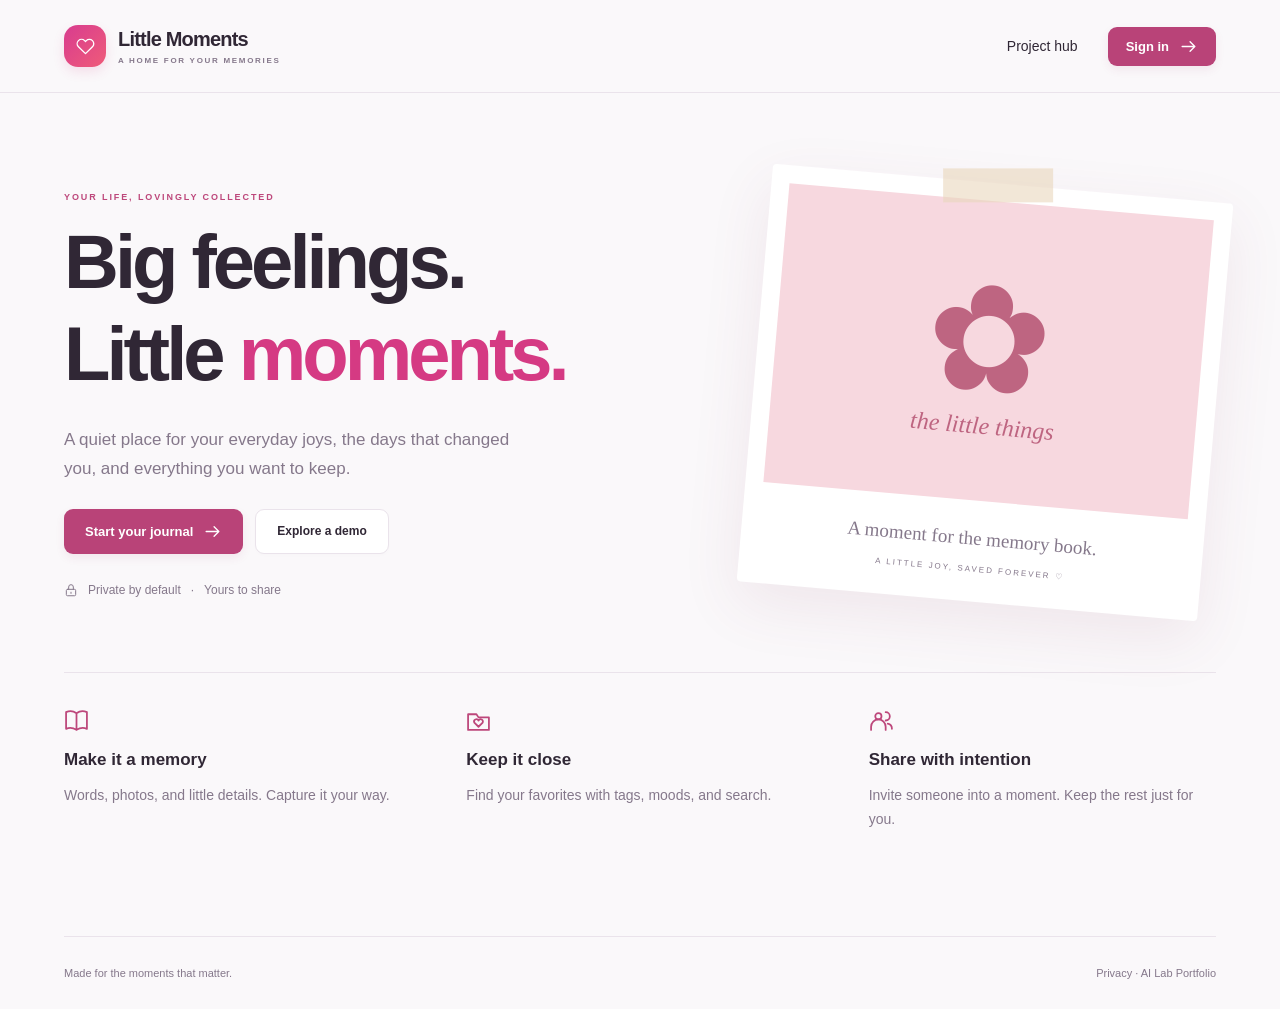
<file: index.html>
<!doctype html>
<html lang="en">
<head>
  <meta charset="utf-8">
  <meta name="viewport" content="width=device-width, initial-scale=1">
  <meta name="theme-color" content="#ce377e">
  <meta http-equiv="refresh" content="0; url=./littlemoments/">
  <title>Little Moments</title>
  <style>
    body { margin: 0; min-height: 100vh; display: grid; place-items: center; background: #fff5f8; color: #432534; font-family: system-ui, sans-serif; text-align: center; }
    main { padding: 24px; }
    a { color: #ad2866; }
  </style>
</head>
<body>
  <main>
    <h1>Little Moments ♡</h1>
    <p>Opening your memory journal…</p>
    <p><a href="./littlemoments/">Open Little Moments</a></p>
  </main>
  <script>
    const destination = new URL('./littlemoments/', location.href);
    destination.search = location.search;
    destination.hash = location.hash;
    location.replace(destination.href);
  </script>
</body>
</html>
</file>
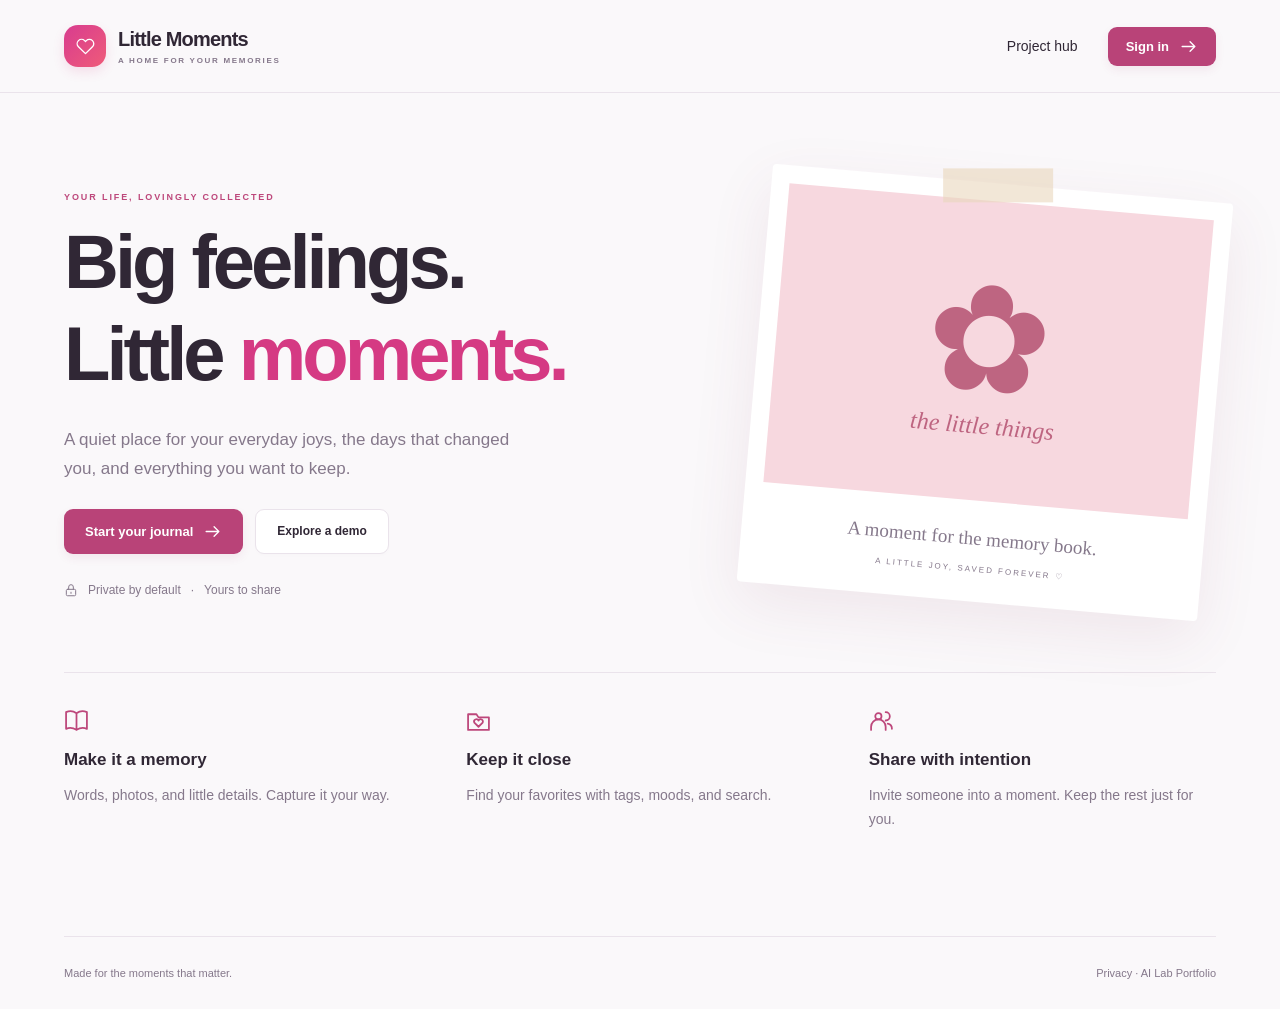
<file: littlemoments/index.html>
<!doctype html>
<html lang="en"><head><meta charset="utf-8"><meta name="viewport" content="width=device-width,initial-scale=1"><meta name="theme-color" content="#ce377e"><meta name="referrer" content="strict-origin-when-cross-origin"><title>Little Moments · Your memory journal</title><link rel="icon" href="icon.svg" type="image/svg+xml"><link rel="stylesheet" href="style.css?v=workspace2"><script src="config.js" defer></script><script src="vendor/supabase.js" defer></script><script src="app.js?v=workspace2" defer></script></head><body><div id="app"><main class="loading">Opening Little Moments…</main></div><noscript>Please enable JavaScript to use Little Moments.</noscript></body></html>
</file>
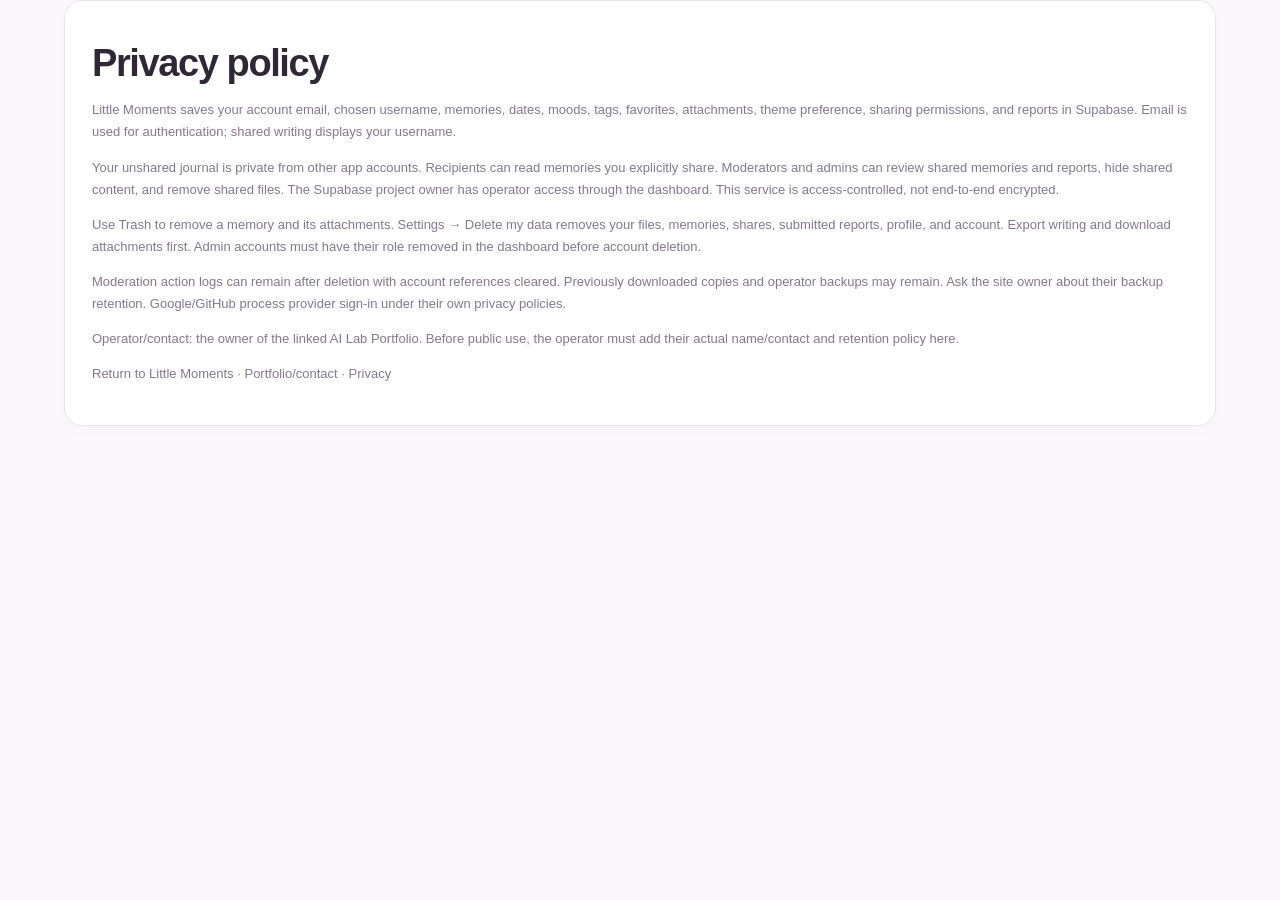
<file: littlemoments/privacy.html>
<!doctype html><html lang="en"><head><meta charset="utf-8"><meta name="viewport" content="width=device-width,initial-scale=1"><title>Privacy · Little Moments</title><link rel="icon" href="icon.svg"><link rel="stylesheet" href="style.css"></head><body><main class="public"><section class="panel"><h1>Privacy policy</h1><p>Little Moments saves your account email, chosen username, memories, dates, moods, tags, favorites, attachments, theme preference, sharing permissions, and reports in Supabase. Email is used for authentication; shared writing displays your username.</p><p>Your unshared journal is private from other app accounts. Recipients can read memories you explicitly share. Moderators and admins can review shared memories and reports, hide shared content, and remove shared files. The Supabase project owner has operator access through the dashboard. This service is access-controlled, not end-to-end encrypted.</p><p>Use Trash to remove a memory and its attachments. Settings → Delete my data removes your files, memories, shares, submitted reports, profile, and account. Export writing and download attachments first. Admin accounts must have their role removed in the dashboard before account deletion.</p><p>Moderation action logs can remain after deletion with account references cleared. Previously downloaded copies and operator backups may remain. Ask the site owner about their backup retention. Google/GitHub process provider sign-in under their own privacy policies.</p><p>Operator/contact: the owner of the linked AI Lab Portfolio. Before public use, the operator must add their actual name/contact and retention policy here.</p><p><a href="index.html">Return to Little Moments</a> · <a href="index.html#portfolio">Portfolio/contact</a> · <a href="privacy.html">Privacy</a></p></section></main></body></html>
</file>
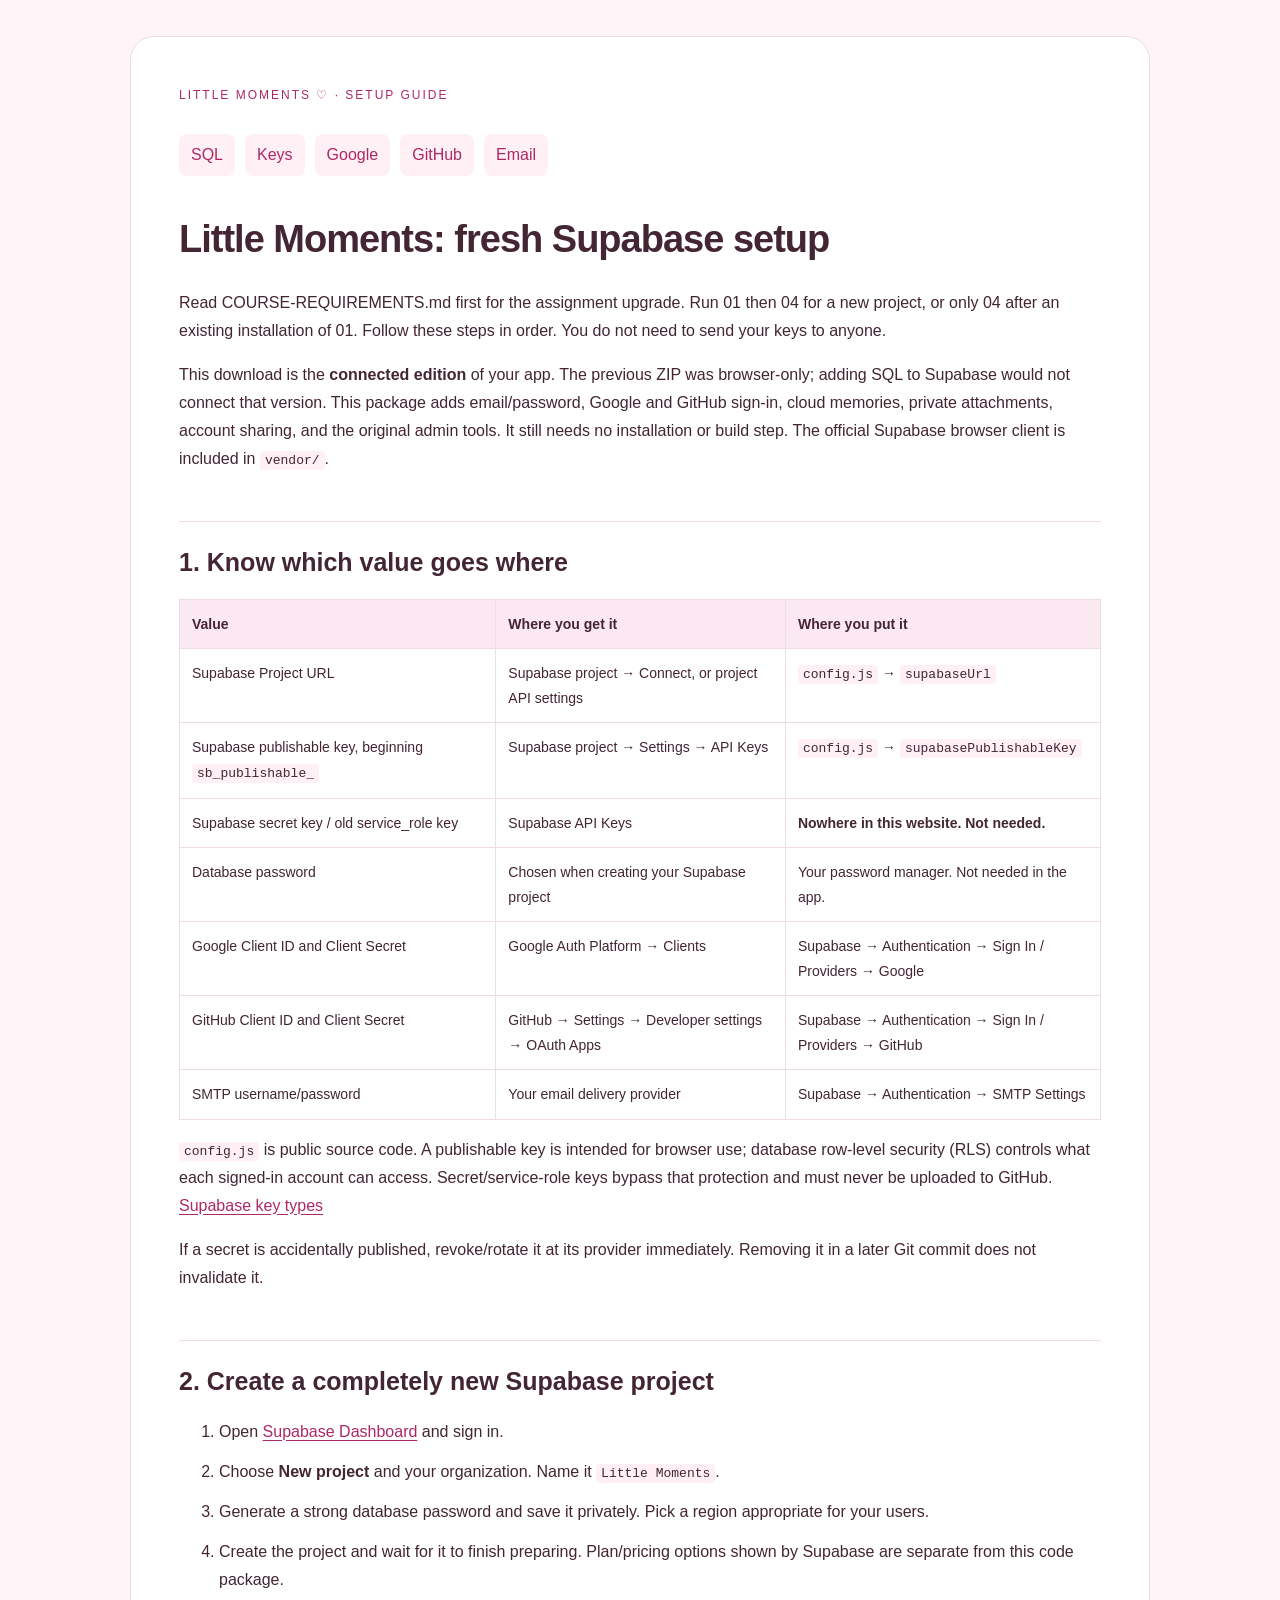
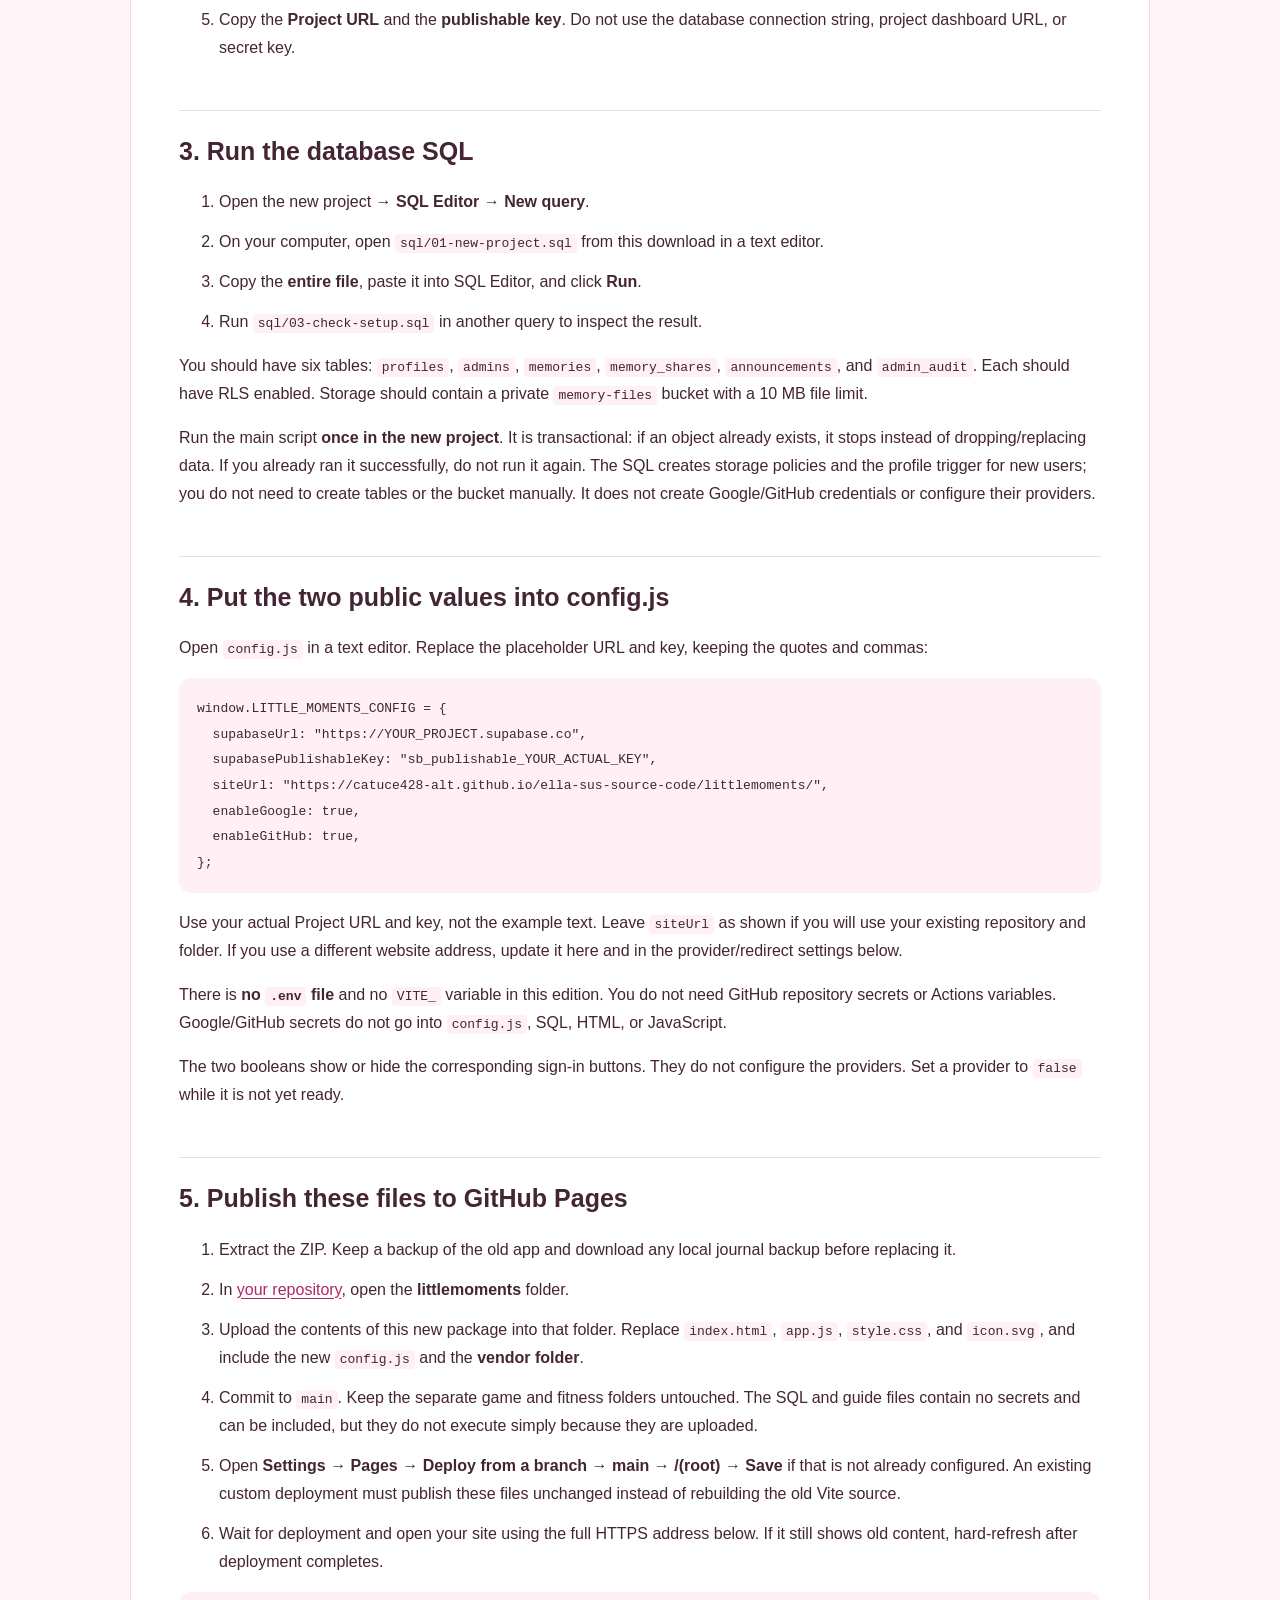
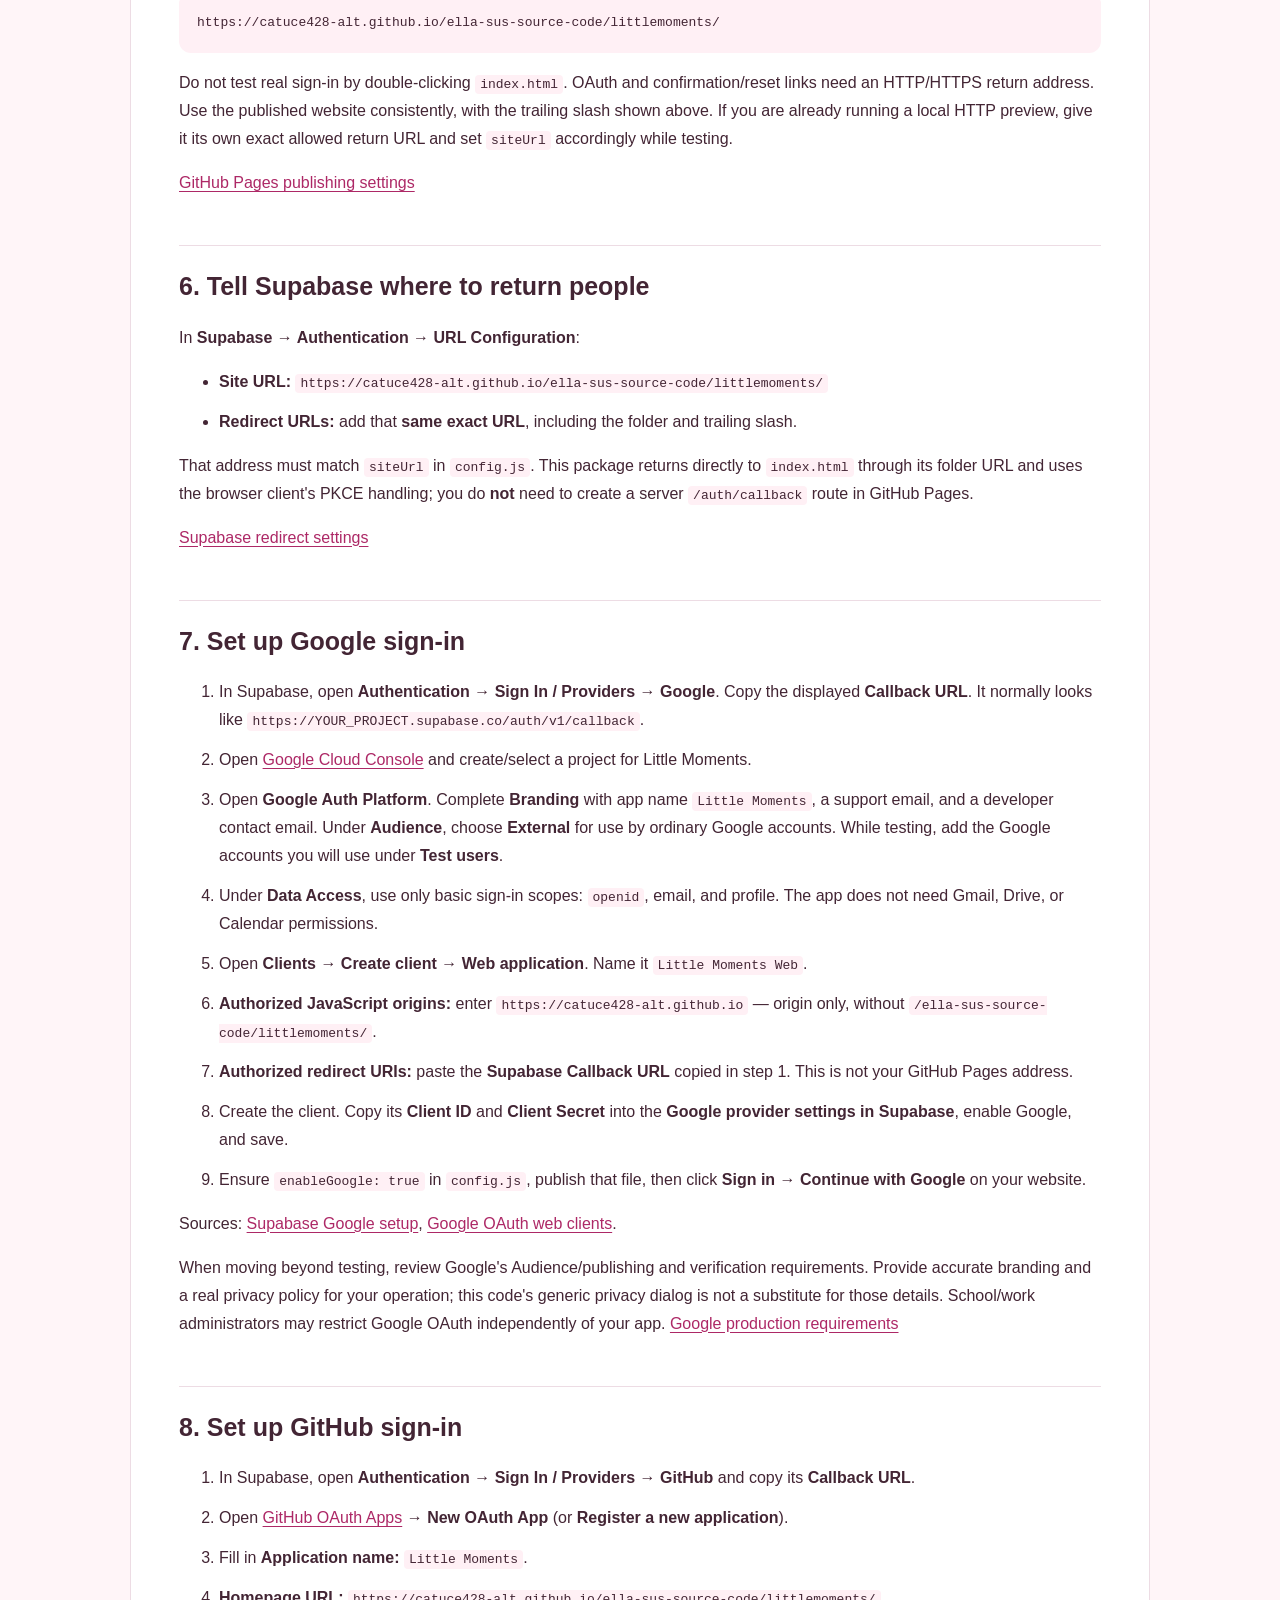
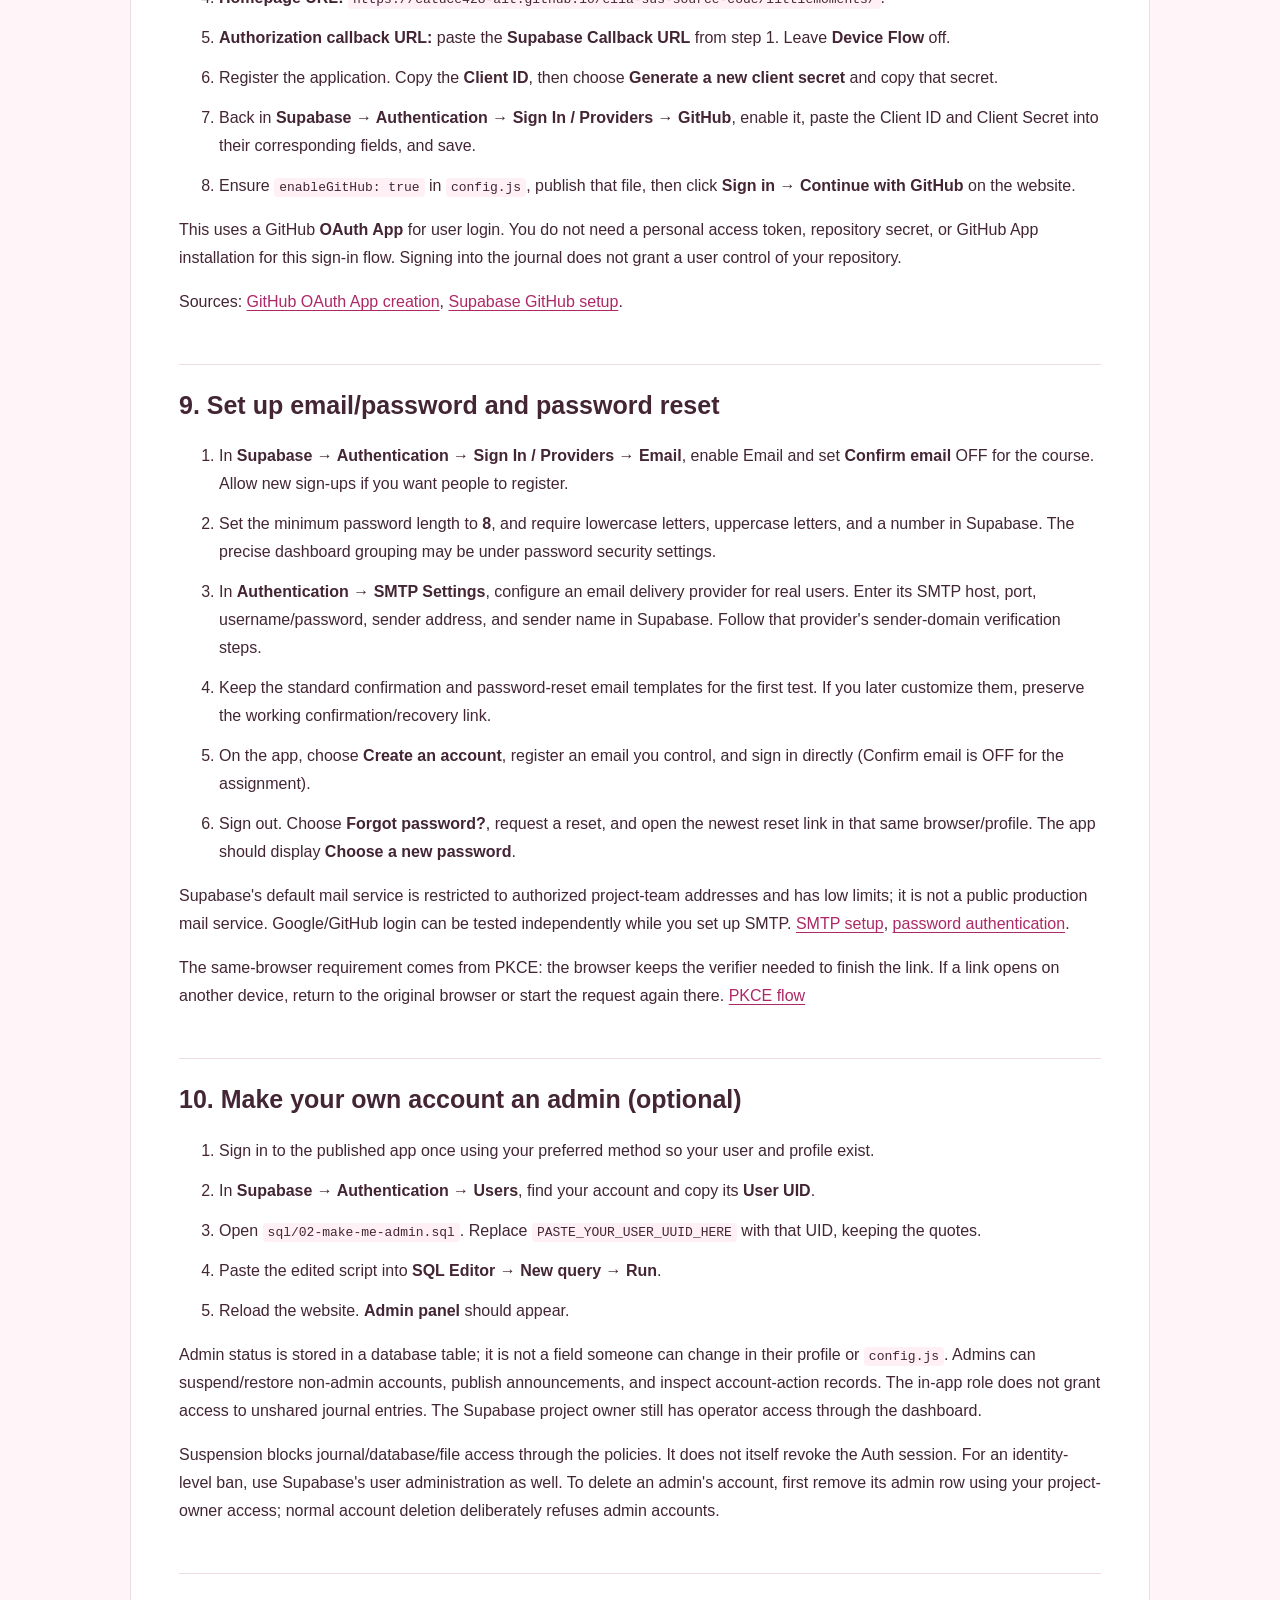
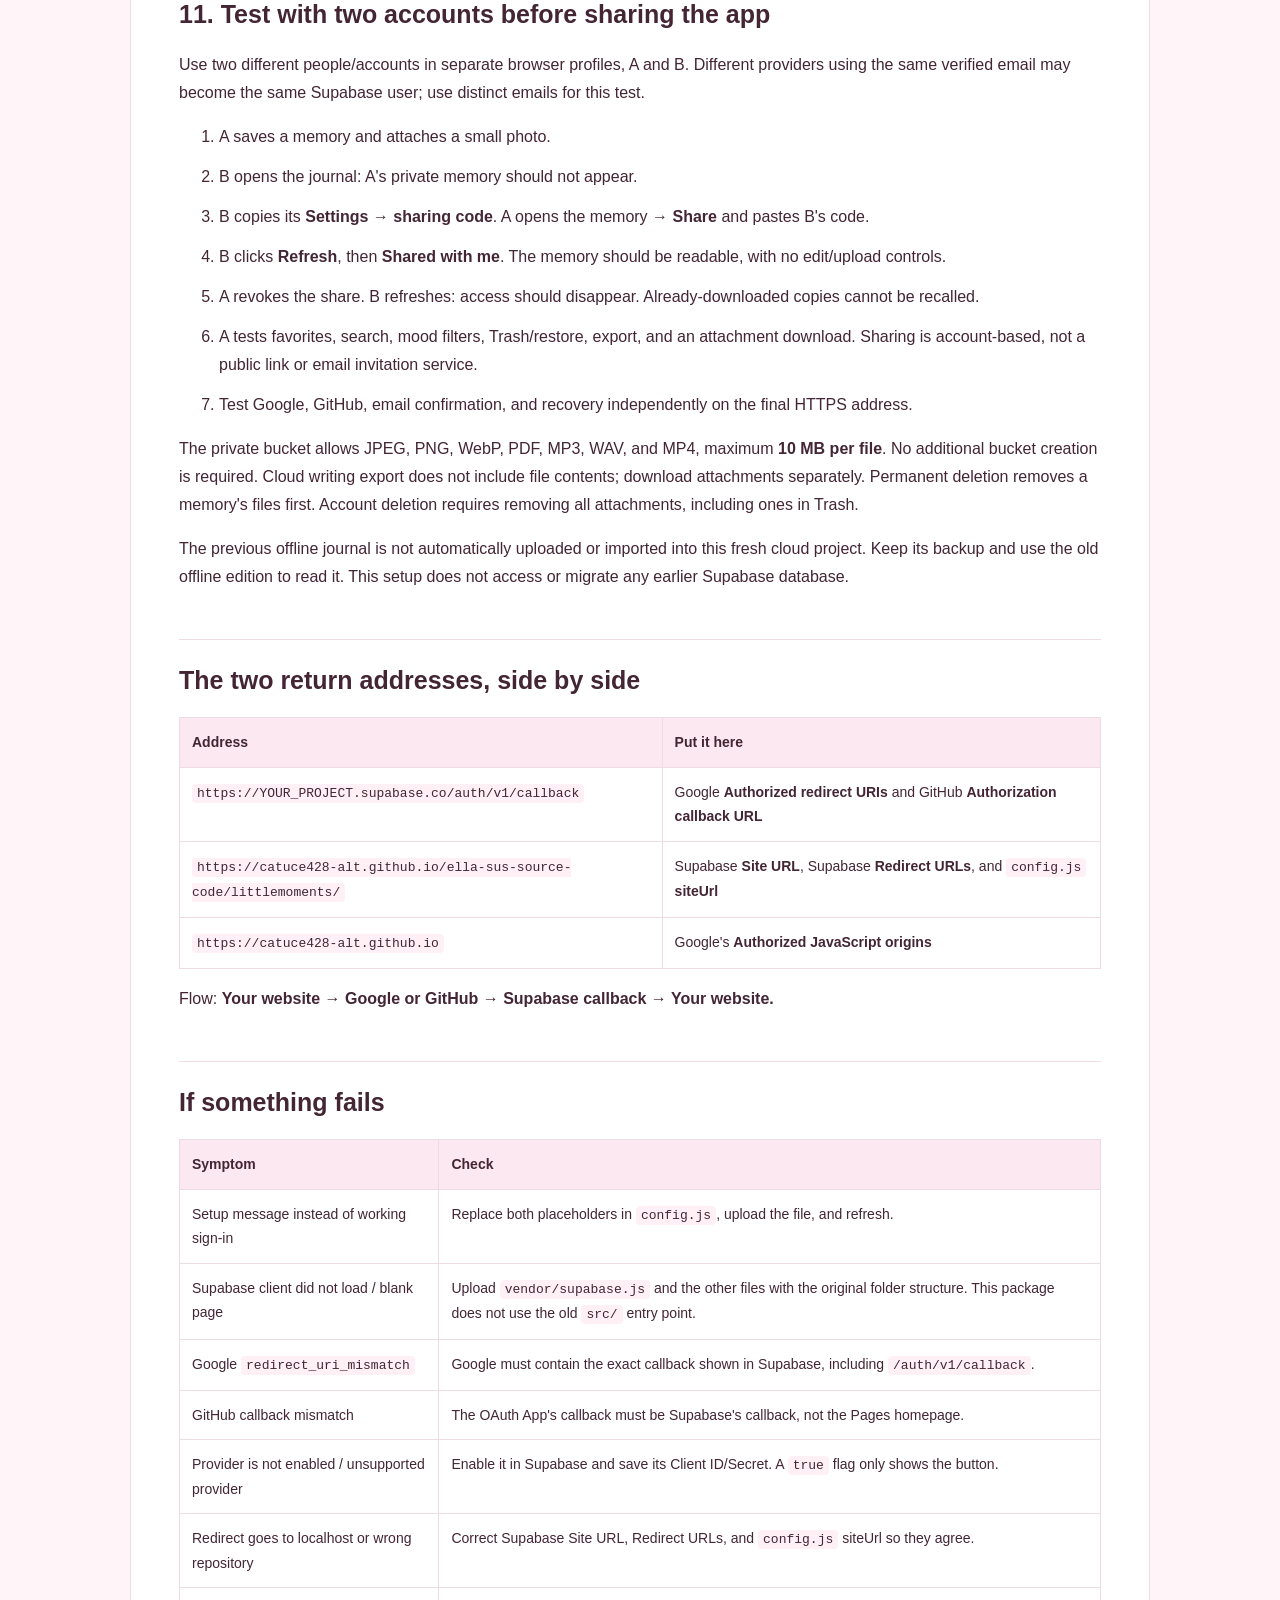
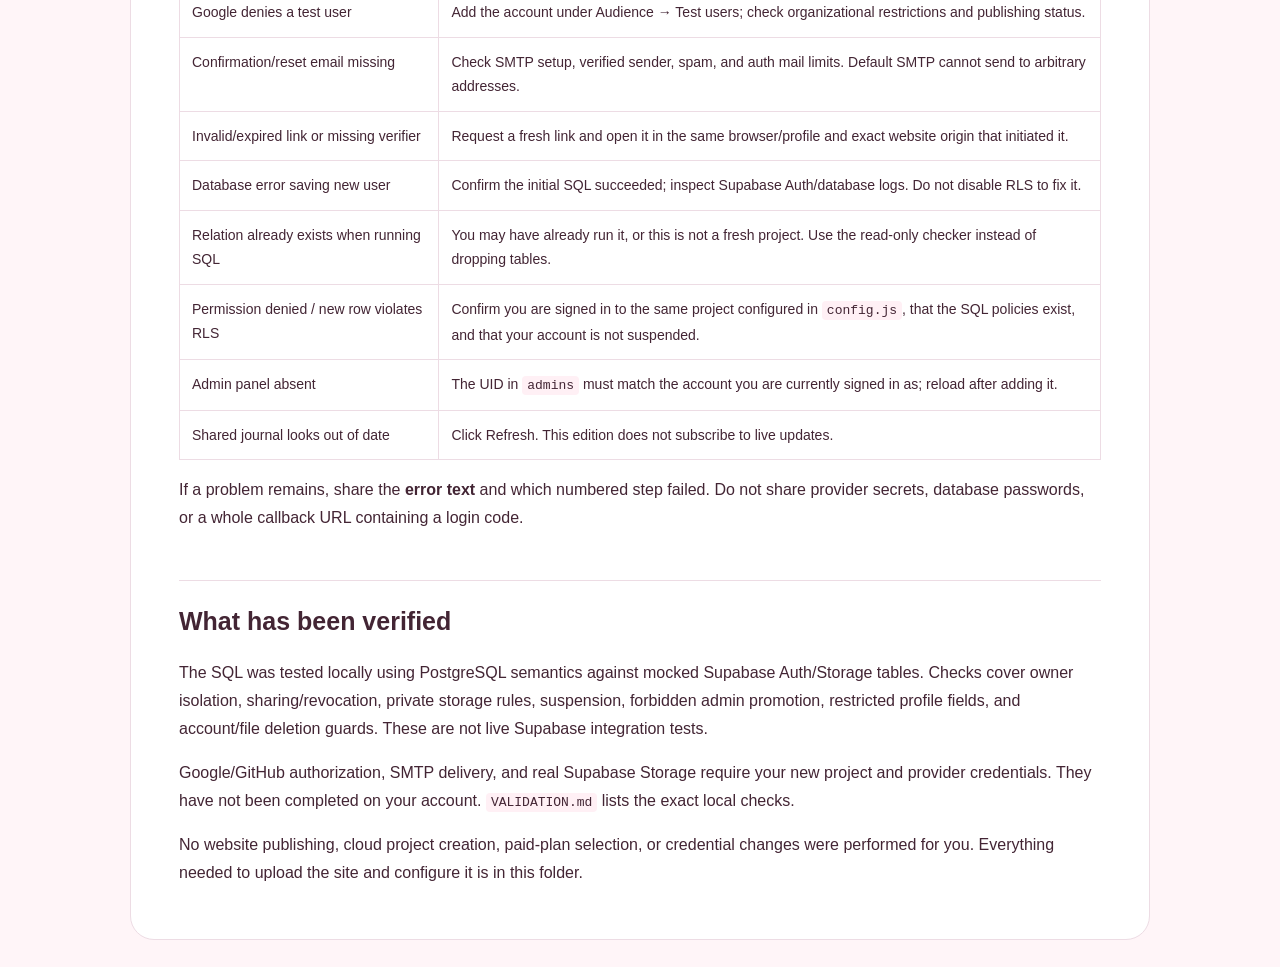
<file: littlemoments/SETUP.html>
<!doctype html><html lang="en"><head><meta charset="utf-8"><meta name="viewport" content="width=device-width,initial-scale=1"><title>Little Moments — Supabase setup</title><style>
*{box-sizing:border-box}body{margin:0;background:#fff5f8;color:#432534;font:16px/1.75 'Segoe UI',Arial,sans-serif}main{max-width:1020px;margin:36px auto;padding:36px 48px;background:#fff;border:1px solid #eddce4;border-radius:24px}h1{font-size:38px;line-height:1.2;letter-spacing:-1px}h2{margin-top:48px;padding-top:24px;border-top:1px solid #eddce4;font-size:25px;line-height:1.3;scroll-margin-top:20px}a{color:#ad2866;text-underline-offset:3px}code{background:#fff0f5;border-radius:4px;padding:2px 5px;font-size:13px;overflow-wrap:anywhere}pre{background:#fff0f5;padding:18px;border-radius:12px;overflow:auto;line-height:1.6}pre code{padding:0}.table-wrap{overflow:auto}table{border-collapse:collapse;width:100%;font-size:14px}td,th{border:1px solid #eddce4;padding:12px;text-align:left;vertical-align:top}th{background:#fce8f1}li{margin-bottom:12px}nav{display:flex;flex-wrap:wrap;gap:10px;padding:16px 0}nav a{background:#fff0f5;border-radius:8px;padding:7px 12px;text-decoration:none}.kicker{font-size:12px;letter-spacing:2px;color:#ad2866}.note{border-left:4px solid #ce377e;background:#fff0f5;padding:15px 20px;border-radius:6px}@media(max-width:650px){main{margin:0;padding:24px 20px;border:0;border-radius:0}h1{font-size:30px}h2{font-size:23px}li{padding-left:0}ol,ul{padding-left:22px}}@media print{body{background:white}main{border:0;margin:0;padding:0}nav{display:none}h2{break-after:avoid}tr,pre{break-inside:avoid}}</style></head><body><main><p class="kicker">LITTLE MOMENTS ♡ · SETUP GUIDE</p><nav><a href="#step-3-run-the-database-sql">SQL</a><a href="#step-4-put-the-two-public-values-into-config-js">Keys</a><a href="#step-7-set-up-google-sign-in">Google</a><a href="#step-8-set-up-github-sign-in">GitHub</a><a href="#step-9-set-up-email-password-and-password-reset">Email</a></nav><h1>Little Moments: fresh Supabase setup</h1><p>Read COURSE-REQUIREMENTS.md first for the assignment upgrade. Run 01 then 04 for a new project, or only 04 after an existing installation of 01. Follow these steps in order. You do not need to send your keys to anyone.</p><p>This download is the <strong>connected edition</strong> of your app. The previous ZIP was browser-only; adding SQL to Supabase would not connect that version. This package adds email/password, Google and GitHub sign-in, cloud memories, private attachments, account sharing, and the original admin tools. It still needs no installation or build step. The official Supabase browser client is included in <code>vendor/</code>.</p><h2 id="step-1-know-which-value-goes-where">1. Know which value goes where</h2><div class="table-wrap"><table><thead><tr><th>Value</th><th>Where you get it</th><th>Where you put it</th></tr></thead><tbody><tr><td>Supabase Project URL</td><td>Supabase project → Connect, or project API settings</td><td><code>config.js</code> → <code>supabaseUrl</code></td></tr><tr><td>Supabase publishable key, beginning <code>sb_publishable_</code></td><td>Supabase project → Settings → API Keys</td><td><code>config.js</code> → <code>supabasePublishableKey</code></td></tr><tr><td>Supabase secret key / old service_role key</td><td>Supabase API Keys</td><td><strong>Nowhere in this website. Not needed.</strong></td></tr><tr><td>Database password</td><td>Chosen when creating your Supabase project</td><td>Your password manager. Not needed in the app.</td></tr><tr><td>Google Client ID and Client Secret</td><td>Google Auth Platform → Clients</td><td>Supabase → Authentication → Sign In / Providers → Google</td></tr><tr><td>GitHub Client ID and Client Secret</td><td>GitHub → Settings → Developer settings → OAuth Apps</td><td>Supabase → Authentication → Sign In / Providers → GitHub</td></tr><tr><td>SMTP username/password</td><td>Your email delivery provider</td><td>Supabase → Authentication → SMTP Settings</td></tr></tbody></table></div><p><code>config.js</code> is public source code. A publishable key is intended for browser use; database row-level security (RLS) controls what each signed-in account can access. Secret/service-role keys bypass that protection and must never be uploaded to GitHub. <a href="https://supabase.com/docs/guides/getting-started/api-keys" target="_blank" rel="noopener">Supabase key types</a></p><p>If a secret is accidentally published, revoke/rotate it at its provider immediately. Removing it in a later Git commit does not invalidate it.</p><h2 id="step-2-create-a-completely-new-supabase-project">2. Create a completely new Supabase project</h2><ol><li>Open <a href="https://supabase.com/dashboard" target="_blank" rel="noopener">Supabase Dashboard</a> and sign in.</li><li>Choose <strong>New project</strong> and your organization. Name it <code>Little Moments</code>.</li><li>Generate a strong database password and save it privately. Pick a region appropriate for your users.</li><li>Create the project and wait for it to finish preparing. Plan/pricing options shown by Supabase are separate from this code package.</li><li>Copy the <strong>Project URL</strong> and the <strong>publishable key</strong>. Do not use the database connection string, project dashboard URL, or secret key.</li></ol><h2 id="step-3-run-the-database-sql">3. Run the database SQL</h2><ol><li>Open the new project → <strong>SQL Editor → New query</strong>.</li><li>On your computer, open <code>sql/01-new-project.sql</code> from this download in a text editor.</li><li>Copy the <strong>entire file</strong>, paste it into SQL Editor, and click <strong>Run</strong>.</li><li>Run <code>sql/03-check-setup.sql</code> in another query to inspect the result.</li></ol><p>You should have six tables: <code>profiles</code>, <code>admins</code>, <code>memories</code>, <code>memory_shares</code>, <code>announcements</code>, and <code>admin_audit</code>. Each should have RLS enabled. Storage should contain a private <code>memory-files</code> bucket with a 10 MB file limit.</p><p>Run the main script <strong>once in the new project</strong>. It is transactional: if an object already exists, it stops instead of dropping/replacing data. If you already ran it successfully, do not run it again. The SQL creates storage policies and the profile trigger for new users; you do not need to create tables or the bucket manually. It does not create Google/GitHub credentials or configure their providers.</p><h2 id="step-4-put-the-two-public-values-into-config-js">4. Put the two public values into config.js</h2><p>Open <code>config.js</code> in a text editor. Replace the placeholder URL and key, keeping the quotes and commas:</p><pre><code>window.LITTLE_MOMENTS_CONFIG = {
  supabaseUrl: &quot;https://YOUR_PROJECT.supabase.co&quot;,
  supabasePublishableKey: &quot;sb_publishable_YOUR_ACTUAL_KEY&quot;,
  siteUrl: &quot;https://catuce428-alt.github.io/ella-sus-source-code/littlemoments/&quot;,
  enableGoogle: true,
  enableGitHub: true,
};</code></pre><p>Use your actual Project URL and key, not the example text. Leave <code>siteUrl</code> as shown if you will use your existing repository and folder. If you use a different website address, update it here and in the provider/redirect settings below.</p><p>There is <strong>no <code>.env</code> file</strong> and no <code>VITE_</code> variable in this edition. You do not need GitHub repository secrets or Actions variables. Google/GitHub secrets do not go into <code>config.js</code>, SQL, HTML, or JavaScript.</p><p>The two booleans show or hide the corresponding sign-in buttons. They do not configure the providers. Set a provider to <code>false</code> while it is not yet ready.</p><h2 id="step-5-publish-these-files-to-github-pages">5. Publish these files to GitHub Pages</h2><ol><li>Extract the ZIP. Keep a backup of the old app and download any local journal backup before replacing it.</li><li>In <a href="https://github.com/catuce428-alt/ella-sus-source-code" target="_blank" rel="noopener">your repository</a>, open the <strong>littlemoments</strong> folder.</li><li>Upload the contents of this new package into that folder. Replace <code>index.html</code>, <code>app.js</code>, <code>style.css</code>, and <code>icon.svg</code>, and include the new <code>config.js</code> and the <strong>vendor folder</strong>.</li><li>Commit to <code>main</code>. Keep the separate game and fitness folders untouched. The SQL and guide files contain no secrets and can be included, but they do not execute simply because they are uploaded.</li><li>Open <strong>Settings → Pages → Deploy from a branch → main → /(root) → Save</strong> if that is not already configured. An existing custom deployment must publish these files unchanged instead of rebuilding the old Vite source.</li><li>Wait for deployment and open your site using the full HTTPS address below. If it still shows old content, hard-refresh after deployment completes.</li></ol><pre><code>https://catuce428-alt.github.io/ella-sus-source-code/littlemoments/</code></pre><p>Do not test real sign-in by double-clicking <code>index.html</code>. OAuth and confirmation/reset links need an HTTP/HTTPS return address. Use the published website consistently, with the trailing slash shown above. If you are already running a local HTTP preview, give it its own exact allowed return URL and set <code>siteUrl</code> accordingly while testing.</p><p><a href="https://docs.github.com/en/pages/getting-started-with-github-pages/configuring-a-publishing-source-for-your-github-pages-site" target="_blank" rel="noopener">GitHub Pages publishing settings</a></p><h2 id="step-6-tell-supabase-where-to-return-people">6. Tell Supabase where to return people</h2><p>In <strong>Supabase → Authentication → URL Configuration</strong>:</p><ul><li><strong>Site URL:</strong> <code>https://catuce428-alt.github.io/ella-sus-source-code/littlemoments/</code></li><li><strong>Redirect URLs:</strong> add that <strong>same exact URL</strong>, including the folder and trailing slash.</li></ul><p>That address must match <code>siteUrl</code> in <code>config.js</code>. This package returns directly to <code>index.html</code> through its folder URL and uses the browser client&#x27;s PKCE handling; you do <strong>not</strong> need to create a server <code>/auth/callback</code> route in GitHub Pages.</p><p><a href="https://supabase.com/docs/guides/auth/redirect-urls" target="_blank" rel="noopener">Supabase redirect settings</a></p><h2 id="step-7-set-up-google-sign-in">7. Set up Google sign-in</h2><ol><li>In Supabase, open <strong>Authentication → Sign In / Providers → Google</strong>. Copy the displayed <strong>Callback URL</strong>. It normally looks like <code>https://YOUR_PROJECT.supabase.co/auth/v1/callback</code>.</li><li>Open <a href="https://console.cloud.google.com/" target="_blank" rel="noopener">Google Cloud Console</a> and create/select a project for Little Moments.</li><li>Open <strong>Google Auth Platform</strong>. Complete <strong>Branding</strong> with app name <code>Little Moments</code>, a support email, and a developer contact email. Under <strong>Audience</strong>, choose <strong>External</strong> for use by ordinary Google accounts. While testing, add the Google accounts you will use under <strong>Test users</strong>.</li><li>Under <strong>Data Access</strong>, use only basic sign-in scopes: <code>openid</code>, email, and profile. The app does not need Gmail, Drive, or Calendar permissions.</li><li>Open <strong>Clients → Create client → Web application</strong>. Name it <code>Little Moments Web</code>.</li><li><strong>Authorized JavaScript origins:</strong> enter <code>https://catuce428-alt.github.io</code> — origin only, without <code>/ella-sus-source-code/littlemoments/</code>.</li><li><strong>Authorized redirect URIs:</strong> paste the <strong>Supabase Callback URL</strong> copied in step 1. This is not your GitHub Pages address.</li><li>Create the client. Copy its <strong>Client ID</strong> and <strong>Client Secret</strong> into the <strong>Google provider settings in Supabase</strong>, enable Google, and save.</li><li>Ensure <code>enableGoogle: true</code> in <code>config.js</code>, publish that file, then click <strong>Sign in → Continue with Google</strong> on your website.</li></ol><p>Sources: <a href="https://supabase.com/docs/guides/auth/social-sign-in/auth-google" target="_blank" rel="noopener">Supabase Google setup</a>, <a href="https://developers.google.com/identity/protocols/oauth2/web-server" target="_blank" rel="noopener">Google OAuth web clients</a>.</p><p>When moving beyond testing, review Google&#x27;s Audience/publishing and verification requirements. Provide accurate branding and a real privacy policy for your operation; this code&#x27;s generic privacy dialog is not a substitute for those details. School/work administrators may restrict Google OAuth independently of your app. <a href="https://developers.google.com/identity/protocols/oauth2/production-readiness/policy-compliance" target="_blank" rel="noopener">Google production requirements</a></p><h2 id="step-8-set-up-github-sign-in">8. Set up GitHub sign-in</h2><ol><li>In Supabase, open <strong>Authentication → Sign In / Providers → GitHub</strong> and copy its <strong>Callback URL</strong>.</li><li>Open <a href="https://github.com/settings/developers" target="_blank" rel="noopener">GitHub OAuth Apps</a> → <strong>New OAuth App</strong> (or <strong>Register a new application</strong>).</li><li>Fill in <strong>Application name:</strong> <code>Little Moments</code>.</li><li><strong>Homepage URL:</strong> <code>https://catuce428-alt.github.io/ella-sus-source-code/littlemoments/</code>.</li><li><strong>Authorization callback URL:</strong> paste the <strong>Supabase Callback URL</strong> from step 1. Leave <strong>Device Flow</strong> off.</li><li>Register the application. Copy the <strong>Client ID</strong>, then choose <strong>Generate a new client secret</strong> and copy that secret.</li><li>Back in <strong>Supabase → Authentication → Sign In / Providers → GitHub</strong>, enable it, paste the Client ID and Client Secret into their corresponding fields, and save.</li><li>Ensure <code>enableGitHub: true</code> in <code>config.js</code>, publish that file, then click <strong>Sign in → Continue with GitHub</strong> on the website.</li></ol><p>This uses a GitHub <strong>OAuth App</strong> for user login. You do not need a personal access token, repository secret, or GitHub App installation for this sign-in flow. Signing into the journal does not grant a user control of your repository.</p><p>Sources: <a href="https://docs.github.com/en/apps/oauth-apps/building-oauth-apps/creating-an-oauth-app" target="_blank" rel="noopener">GitHub OAuth App creation</a>, <a href="https://supabase.com/docs/guides/auth/social-sign-in/auth-github" target="_blank" rel="noopener">Supabase GitHub setup</a>.</p><h2 id="step-9-set-up-email-password-and-password-reset">9. Set up email/password and password reset</h2><ol><li>In <strong>Supabase → Authentication → Sign In / Providers → Email</strong>, enable Email and set <strong>Confirm email</strong> OFF for the course. Allow new sign-ups if you want people to register.</li><li>Set the minimum password length to <strong>8</strong>, and require lowercase letters, uppercase letters, and a number in Supabase. The precise dashboard grouping may be under password security settings.</li><li>In <strong>Authentication → SMTP Settings</strong>, configure an email delivery provider for real users. Enter its SMTP host, port, username/password, sender address, and sender name in Supabase. Follow that provider&#x27;s sender-domain verification steps.</li><li>Keep the standard confirmation and password-reset email templates for the first test. If you later customize them, preserve the working confirmation/recovery link.</li><li>On the app, choose <strong>Create an account</strong>, register an email you control, and sign in directly (Confirm email is OFF for the assignment).</li><li>Sign out. Choose <strong>Forgot password?</strong>, request a reset, and open the newest reset link in that same browser/profile. The app should display <strong>Choose a new password</strong>.</li></ol><p>Supabase&#x27;s default mail service is restricted to authorized project-team addresses and has low limits; it is not a public production mail service. Google/GitHub login can be tested independently while you set up SMTP. <a href="https://supabase.com/docs/guides/auth/auth-smtp" target="_blank" rel="noopener">SMTP setup</a>, <a href="https://supabase.com/docs/guides/auth/passwords" target="_blank" rel="noopener">password authentication</a>.</p><p>The same-browser requirement comes from PKCE: the browser keeps the verifier needed to finish the link. If a link opens on another device, return to the original browser or start the request again there. <a href="https://supabase.com/docs/guides/auth/sessions/pkce-flow" target="_blank" rel="noopener">PKCE flow</a></p><h2 id="step-10-make-your-own-account-an-admin-optional">10. Make your own account an admin (optional)</h2><ol><li>Sign in to the published app once using your preferred method so your user and profile exist.</li><li>In <strong>Supabase → Authentication → Users</strong>, find your account and copy its <strong>User UID</strong>.</li><li>Open <code>sql/02-make-me-admin.sql</code>. Replace <code>PASTE_YOUR_USER_UUID_HERE</code> with that UID, keeping the quotes.</li><li>Paste the edited script into <strong>SQL Editor → New query → Run</strong>.</li><li>Reload the website. <strong>Admin panel</strong> should appear.</li></ol><p>Admin status is stored in a database table; it is not a field someone can change in their profile or <code>config.js</code>. Admins can suspend/restore non-admin accounts, publish announcements, and inspect account-action records. The in-app role does not grant access to unshared journal entries. The Supabase project owner still has operator access through the dashboard.</p><p>Suspension blocks journal/database/file access through the policies. It does not itself revoke the Auth session. For an identity-level ban, use Supabase&#x27;s user administration as well. To delete an admin&#x27;s account, first remove its admin row using your project-owner access; normal account deletion deliberately refuses admin accounts.</p><h2 id="step-11-test-with-two-accounts-before-sharing-the-app">11. Test with two accounts before sharing the app</h2><p>Use two different people/accounts in separate browser profiles, A and B. Different providers using the same verified email may become the same Supabase user; use distinct emails for this test.</p><ol><li>A saves a memory and attaches a small photo.</li><li>B opens the journal: A&#x27;s private memory should not appear.</li><li>B copies its <strong>Settings → sharing code</strong>. A opens the memory → <strong>Share</strong> and pastes B&#x27;s code.</li><li>B clicks <strong>Refresh</strong>, then <strong>Shared with me</strong>. The memory should be readable, with no edit/upload controls.</li><li>A revokes the share. B refreshes: access should disappear. Already-downloaded copies cannot be recalled.</li><li>A tests favorites, search, mood filters, Trash/restore, export, and an attachment download. Sharing is account-based, not a public link or email invitation service.</li><li>Test Google, GitHub, email confirmation, and recovery independently on the final HTTPS address.</li></ol><p>The private bucket allows JPEG, PNG, WebP, PDF, MP3, WAV, and MP4, maximum <strong>10 MB per file</strong>. No additional bucket creation is required. Cloud writing export does not include file contents; download attachments separately. Permanent deletion removes a memory&#x27;s files first. Account deletion requires removing all attachments, including ones in Trash.</p><p>The previous offline journal is not automatically uploaded or imported into this fresh cloud project. Keep its backup and use the old offline edition to read it. This setup does not access or migrate any earlier Supabase database.</p><h2 id="step-the-two-return-addresses-side-by-side">The two return addresses, side by side</h2><div class="table-wrap"><table><thead><tr><th>Address</th><th>Put it here</th></tr></thead><tbody><tr><td><code>https://YOUR_PROJECT.supabase.co/auth/v1/callback</code></td><td>Google <strong>Authorized redirect URIs</strong> and GitHub <strong>Authorization callback URL</strong></td></tr><tr><td><code>https://catuce428-alt.github.io/ella-sus-source-code/littlemoments/</code></td><td>Supabase <strong>Site URL</strong>, Supabase <strong>Redirect URLs</strong>, and <code>config.js</code> <strong>siteUrl</strong></td></tr><tr><td><code>https://catuce428-alt.github.io</code></td><td>Google&#x27;s <strong>Authorized JavaScript origins</strong></td></tr></tbody></table></div><p>Flow: <strong>Your website → Google or GitHub → Supabase callback → Your website.</strong></p><h2 id="step-if-something-fails">If something fails</h2><div class="table-wrap"><table><thead><tr><th>Symptom</th><th>Check</th></tr></thead><tbody><tr><td>Setup message instead of working sign-in</td><td>Replace both placeholders in <code>config.js</code>, upload the file, and refresh.</td></tr><tr><td>Supabase client did not load / blank page</td><td>Upload <code>vendor/supabase.js</code> and the other files with the original folder structure. This package does not use the old <code>src/</code> entry point.</td></tr><tr><td>Google <code>redirect_uri_mismatch</code></td><td>Google must contain the exact callback shown in Supabase, including <code>/auth/v1/callback</code>.</td></tr><tr><td>GitHub callback mismatch</td><td>The OAuth App&#x27;s callback must be Supabase&#x27;s callback, not the Pages homepage.</td></tr><tr><td>Provider is not enabled / unsupported provider</td><td>Enable it in Supabase and save its Client ID/Secret. A <code>true</code> flag only shows the button.</td></tr><tr><td>Redirect goes to localhost or wrong repository</td><td>Correct Supabase Site URL, Redirect URLs, and <code>config.js</code> siteUrl so they agree.</td></tr><tr><td>Google denies a test user</td><td>Add the account under Audience → Test users; check organizational restrictions and publishing status.</td></tr><tr><td>Confirmation/reset email missing</td><td>Check SMTP setup, verified sender, spam, and auth mail limits. Default SMTP cannot send to arbitrary addresses.</td></tr><tr><td>Invalid/expired link or missing verifier</td><td>Request a fresh link and open it in the same browser/profile and exact website origin that initiated it.</td></tr><tr><td>Database error saving new user</td><td>Confirm the initial SQL succeeded; inspect Supabase Auth/database logs. Do not disable RLS to fix it.</td></tr><tr><td>Relation already exists when running SQL</td><td>You may have already run it, or this is not a fresh project. Use the read-only checker instead of dropping tables.</td></tr><tr><td>Permission denied / new row violates RLS</td><td>Confirm you are signed in to the same project configured in <code>config.js</code>, that the SQL policies exist, and that your account is not suspended.</td></tr><tr><td>Admin panel absent</td><td>The UID in <code>admins</code> must match the account you are currently signed in as; reload after adding it.</td></tr><tr><td>Shared journal looks out of date</td><td>Click Refresh. This edition does not subscribe to live updates.</td></tr></tbody></table></div><p>If a problem remains, share the <strong>error text</strong> and which numbered step failed. Do not share provider secrets, database passwords, or a whole callback URL containing a login code.</p><h2 id="step-what-has-been-verified">What has been verified</h2><p>The SQL was tested locally using PostgreSQL semantics against mocked Supabase Auth/Storage tables. Checks cover owner isolation, sharing/revocation, private storage rules, suspension, forbidden admin promotion, restricted profile fields, and account/file deletion guards. These are not live Supabase integration tests.</p><p>Google/GitHub authorization, SMTP delivery, and real Supabase Storage require your new project and provider credentials. They have not been completed on your account. <code>VALIDATION.md</code> lists the exact local checks.</p><p>No website publishing, cloud project creation, paid-plan selection, or credential changes were performed for you. Everything needed to upload the site and configure it is in this folder.</p></main></body></html>
</file>
<file: littlemoments/style.css>
:root {
  font-family: "Segoe UI", Arial, sans-serif;
  color: #432534;
  background: #fff5f8;
  font-synthesis: none;
  --pink: #ce377e;
  --muted: #826d78;
  --line: #eddce4;
  --shadow: 0 8px 25px #59253809;
}
* {
  box-sizing: border-box;
}
body {
  margin: 0;
}
button,
input,
select,
textarea {
  font: inherit;
}
button,
a,
input,
select,
textarea {
  -webkit-tap-highlight-color: transparent;
}
button {
  cursor: pointer;
}
button:disabled {
  opacity: 0.55;
  cursor: wait;
}
button,
a {
  transition:
    background 0.16s,
    transform 0.16s;
}
button:focus-visible,
a:focus-visible,
input:focus-visible,
select:focus-visible,
textarea:focus-visible {
  outline: 3px solid #a74487;
  outline-offset: 3px;
}
button {
  border: 0;
  background: transparent;
  color: inherit;
}
a {
  color: inherit;
  text-decoration: none;
}
p {
  color: var(--muted);
  line-height: 1.7;
}
svg {
  width: 19px;
  height: 19px;
  stroke-width: 1.7;
  vertical-align: middle;
  flex-shrink: 0;
}
h1,
h2,
h3,
.brand {
  font-family: "Segoe UI", Arial, sans-serif;
}
h1 {
  font-size: 38px;
  letter-spacing: -1.5px;
  line-height: 1.22;
  margin: 12px 0;
}
h2 {
  font-size: 21px;
  letter-spacing: -0.6px;
}
h3 {
  font-size: 17px;
}
small {
  color: var(--muted);
}
header {
  display: flex;
  align-items: center;
  justify-content: space-between;
  padding: 25px 5%;
  border-bottom: 1px solid var(--line);
}
header nav {
  display: flex;
  align-items: center;
  gap: 30px;
  font-size: 14px;
}
.brand {
  display: flex;
  gap: 12px;
  align-items: center;
  font-size: 20px;
  font-weight: 800;
  letter-spacing: -0.8px;
}
.brand small {
  display: block;
  font-size: 8px;
  letter-spacing: 1.7px;
  font-weight: 600;
  margin-top: 5px;
}
.brandmark {
  display: grid;
  place-items: center;
  width: 42px;
  height: 42px;
  background: linear-gradient(135deg, #d83c8f, #ef5b79);
  border-radius: 14px;
  color: white;
  box-shadow: 0 5px 12px #d3397e22;
}
.primary,
.secondary {
  display: inline-flex;
  align-items: center;
  justify-content: center;
  gap: 10px;
  padding: 13px 21px;
  border-radius: 12px;
  font-weight: 600;
  font-size: 14px;
  white-space: nowrap;
}
.primary {
  background: linear-gradient(110deg, #d33687, #ef557d);
  color: white;
  box-shadow: 0 4px 10px #cc3e7d20;
}
.primary:hover {
  transform: translateY(-1px);
  filter: brightness(0.96);
}
.secondary {
  background: white;
  border: 1px solid var(--line);
}
.small {
  padding: 10px 18px;
}
.text-button {
  display: inline-flex;
  align-items: center;
  gap: 10px;
  color: #af346d;
  font-size: 13px;
  font-weight: 600;
}
.eyebrow {
  font-size: 10px;
  font-weight: 700;
  letter-spacing: 1.8px;
  color: #b64b7c;
}
.public {
  max-width: 1300px;
  margin: auto;
  padding: 0 5%;
}
.landing {
  display: grid;
  grid-template-columns: 1.3fr 1fr;
  gap: 90px;
  align-items: center;
  padding: 90px 0 70px;
}
.landing h1 {
  font-size: 76px;
  letter-spacing: -4px;
}
.landing h1 em,
.hero em {
  color: #d53a83;
  font-style: normal;
}
.landing p {
  max-width: 460px;
  font-size: 17px;
  margin: 25px 0;
}
.row {
  display: flex;
  gap: 12px;
}
.trust {
  display: flex;
  align-items: center;
  gap: 10px;
  font-size: 12px;
  color: var(--muted);
  margin-top: 27px;
}
.trust svg {
  width: 14px;
}
.keepsake {
  background: white;
  padding: 18px 18px 28px;
  box-shadow: 0 20px 60px #88425d18;
  transform: rotate(5deg);
  border-radius: 4px;
  position: relative;
}
.keepsake-art {
  height: 300px;
  display: flex;
  flex-direction: column;
  align-items: center;
  justify-content: center;
  background: #f7d8df;
  color: #be6581;
  font-size: 150px;
  line-height: 1;
}
.keepsake-art span {
  font-family: Georgia, serif;
  font-style: italic;
  font-size: 24px;
}
.keepsake p {
  text-align: center;
  font-family: Georgia, serif;
  font-size: 19px !important;
  margin: 22px 0 10px !important;
}
.keepsake small {
  display: block;
  text-align: center;
  font-size: 8px;
  letter-spacing: 2px;
}
.tape {
  position: absolute;
  top: -15px;
  left: 37%;
  width: 110px;
  height: 34px;
  background: #ead8bc99;
  transform: rotate(-5deg);
  z-index: 2;
}
.features {
  display: grid;
  grid-template-columns: repeat(3, 1fr);
  gap: 55px;
  padding: 35px 0 50px;
  border-top: 1px solid var(--line);
}
.features svg {
  color: var(--pink);
  width: 25px;
  height: 25px;
}
.features p {
  font-size: 14px;
}
.features h3 {
  margin-bottom: 6px;
}
footer {
  display: flex;
  justify-content: space-between;
  gap: 20px;
  padding: 30px 0;
  font-size: 11px;
  color: var(--muted);
  border-top: 1px solid var(--line);
  margin-top: 40px;
}
footer button {
  font-size: 11px;
  padding: 0;
}
.hero {
  background: white;
  border: 1px solid var(--line);
  border-radius: 25px;
  padding: 45px;
  margin-top: 40px;
}
.project-grid {
  display: grid;
  grid-template-columns: repeat(3, 1fr);
  gap: 25px;
  margin-top: 30px;
}
.project-art {
  display: grid;
  place-items: center;
  height: 140px;
  background: linear-gradient(120deg, #d73988, #ef547c);
  color: white;
  font-size: 70px;
  border-radius: 15px;
}
.shell {
  display: flex;
  min-height: 100vh;
}
aside {
  width: 245px;
  position: fixed;
  inset: 0 auto 0 0;
  background: #fffbfd;
  border-right: 1px solid var(--line);
  padding: 32px 22px;
  display: flex;
  flex-direction: column;
  z-index: 5;
}
aside .brand {
  font-size: 18px;
  gap: 10px;
}
aside .brandmark {
  width: 36px;
  height: 36px;
  border-radius: 12px;
}
aside .brand small {
  font-size: 7px;
  letter-spacing: 1.2px;
}
.nav-caption {
  font-size: 9px;
  letter-spacing: 2px;
  color: #a28c99;
  margin: 49px 15px 15px;
}
aside nav {
  display: grid;
  gap: 7px;
}
aside nav button {
  display: flex;
  align-items: center;
  gap: 12px;
  padding: 13px 14px;
  text-align: left;
  font-size: 13px;
  border-radius: 10px;
  color: #826b78;
}
aside nav button.active {
  background: #fbe6ee;
  color: #b93374;
  font-weight: 700;
}
.count {
  margin-left: auto;
  background: white;
  padding: 2px 6px;
  border-radius: 5px;
  font-size: 10px;
}
.sidebar-bottom {
  margin-top: auto;
}
.private-note {
  padding: 19px 12px;
  background: #fff3f7;
  border: 1px solid #f3e2e9;
  border-radius: 12px;
  margin: 30px 0 20px;
}
.private-note svg {
  color: #c16890;
  display: block;
  margin-bottom: 10px;
  width: 17px;
}
.private-note strong {
  font-size: 11px;
}
.private-note p {
  font-size: 10px;
  line-height: 1.6;
  margin-bottom: 0;
}
.sidebar-bottom > button {
  font-size: 12px;
  display: flex;
  gap: 10px;
  align-items: center;
  padding: 10px;
}
.workspace {
  margin-left: 245px;
  width: calc(100% - 245px);
}
.topbar {
  height: 80px;
  padding: 20px 45px;
  background: #fffafd;
}
.topbar > span {
  font-size: 9px;
  letter-spacing: 1.6px;
  color: #947d89;
}
.avatar {
  background: #f4dce8;
  border: 3px solid white;
  box-shadow: 0 0 0 1px #eddae3;
  border-radius: 50%;
  width: 35px;
  height: 35px;
  color: #b64a7b;
  font-weight: 700;
}
.journal-main {
  max-width: 1400px;
  padding: 42px 45px;
  margin: auto;
}
.page-heading {
  display: flex;
  justify-content: space-between;
  align-items: center;
  gap: 20px;
  margin-bottom: 30px;
}
.page-heading h1 {
  font-size: 32px;
  letter-spacing: -1.3px;
}
.page-heading p {
  font-size: 13px;
  margin: 10px 0 0;
}
.prompt {
  display: flex;
  align-items: center;
  gap: 20px;
  border: 1px solid #edcfdc;
  background: linear-gradient(110deg, #fbe8ef, #fff5f7);
  padding: 24px;
  border-radius: 16px;
  margin: 10px 0 32px;
}
.prompt-icon {
  width: 57px;
  height: 57px;
  border-radius: 50%;
  display: grid;
  place-items: center;
  background: #fff7fb;
  color: #c96c94;
  font-size: 38px;
}
.prompt h3 {
  margin: 8px 0 4px;
  font-size: 17px;
}
.prompt p {
  font-size: 11px;
  margin: 0;
}
.prompt .eyebrow {
  font-size: 8px;
}
.prompt button {
  margin-left: auto;
  white-space: nowrap;
}
.toolbar {
  display: flex;
  align-items: center;
  gap: 12px;
  margin-bottom: 22px;
}
.search {
  display: flex;
  align-items: center;
  gap: 10px;
  background: white;
  border: 1px solid var(--line);
  border-radius: 10px;
  padding: 0 13px;
  max-width: 390px;
  width: 100%;
  color: #ac95a1;
}
.search input {
  border: 0;
  padding: 12px 0;
  min-width: 0;
  background: none;
  outline: 0;
  width: 100%;
  font-size: 12px;
}
.toolbar select {
  font-size: 12px;
  width: auto;
  background: white;
  padding: 12px;
  border-radius: 10px;
}
.toolbar > span {
  margin-left: auto;
  font-size: 10px;
  color: #a08996;
  white-space: nowrap;
}
.memory-grid {
  display: grid;
  grid-template-columns: repeat(3, minmax(0, 1fr));
  gap: 22px;
}
.memory-card {
  border-radius: 16px;
  overflow: hidden;
  background: #fff;
  border: 1px solid var(--line);
  box-shadow: var(--shadow);
}
.card-open {
  display: block;
  width: 100%;
  padding: 0;
  text-align: left;
}
.card-open:hover h2 {
  color: var(--pink);
}
.memory-art {
  height: 180px;
  display: flex;
  align-items: center;
  justify-content: center;
  position: relative;
  overflow: hidden;
}
.memory-art > span {
  font-size: 100px;
  font-family: Georgia, serif;
  opacity: 0.75;
  transform: rotate(-15deg);
}
.memory-art small {
  position: absolute;
  right: 12px;
  top: 12px;
  background: #ffffffa1;
  border-radius: 20px;
  padding: 5px 10px;
  font-size: 9px;
  color: inherit;
}
.grateful {
  background: #f5dce4;
  color: #bb6c86;
}
.excited {
  background: #e8dff0;
  color: #9e7ebc;
}
.calm {
  background: #e1ebe4;
  color: #7f9b86;
}
.happy {
  background: #f9edcb;
  color: #c5a14d;
}
.nostalgic {
  background: #eee0d4;
  color: #b58c69;
}
.sad {
  background: #dfe8f1;
  color: #8ba1b7;
}
.card-body {
  padding: 20px 20px 16px;
}
.card-body time {
  font-size: 9px;
  letter-spacing: 0.6px;
  color: #a58c99;
  text-transform: uppercase;
}
.card-body h2 {
  font-size: 17px;
  line-height: 1.5;
  margin: 9px 0;
}
.card-body p {
  font-size: 12px;
  line-height: 1.8;
  display: -webkit-box;
  -webkit-line-clamp: 3;
  -webkit-box-orient: vertical;
  overflow: hidden;
  min-height: 64px;
  margin: 8px 0 15px;
  overflow-wrap: anywhere;
}
.tags {
  display: flex;
  gap: 6px;
  flex-wrap: wrap;
}
.tags span {
  font-size: 9px;
  padding: 4px 8px;
  background: #fcf0f4;
  border-radius: 5px;
  color: #b07992;
}
.card-footer {
  display: flex;
  justify-content: space-between;
  align-items: center;
  margin: 0 20px;
  padding: 12px 0;
  border-top: 1px solid #f4eaf0;
}
.card-footer > span {
  display: flex;
  gap: 5px;
  align-items: center;
  font-size: 9px;
  color: #ab94a1;
}
.card-footer svg {
  width: 13px;
  height: 13px;
}
.favorite {
  color: #bda9b3;
  padding: 5px;
}
.favorite.selected {
  color: #d34486;
}
.favorite.selected svg {
  fill: #efcade;
}
.workspace footer {
  margin: 30px 45px 0;
}
.empty {
  grid-column: 1/-1;
  text-align: center;
  padding: 60px 20px;
  border: 1px dashed #dfc4d1;
  border-radius: 15px;
  background: #fffafd;
}
.empty > svg {
  color: #c3769a;
  width: 35px;
  height: 35px;
}
.empty p {
  font-size: 13px;
}
.notice {
  border-radius: 10px;
  padding: 13px 18px;
  background: #f6e5ed;
  color: #844562;
  font-size: 13px;
  overflow-wrap: anywhere;
}
.announcement {
  display: flex;
  align-items: center;
  gap: 10px;
  background: #fff5d9;
  padding: 14px;
  border-radius: 12px;
  margin-bottom: 20px;
  font-size: 13px;
}
.panel {
  padding: 27px;
  border-radius: 18px;
  background: white;
  border: 1px solid var(--line);
  margin-bottom: 20px;
  box-shadow: var(--shadow);
}
.panel p {
  font-size: 13px;
}
.settings-grid {
  display: grid;
  grid-template-columns: 1fr 1fr;
  gap: 20px;
}
.sharing-code {
  display: block;
  padding: 15px;
  background: #fff4f8;
  border-radius: 10px;
  overflow-wrap: anywhere;
  font-size: 12px;
  margin: 20px 0;
}
.danger {
  color: #ac2d4f;
  padding: 12px;
  font-size: 13px;
}
.table-wrap {
  overflow: auto;
}
table {
  border-collapse: collapse;
  width: 100%;
  font-size: 12px;
  text-align: left;
}
th,
td {
  padding: 15px 10px;
  border-bottom: 1px solid var(--line);
}
td small {
  display: block;
  font-size: 9px;
  margin-top: 5px;
}
td button {
  color: var(--pink);
}
form {
  display: grid;
  gap: 17px;
}
label {
  display: grid;
  gap: 8px;
  font-size: 12px;
  font-weight: 600;
}
input,
select,
textarea {
  border: 1px solid #e7d6df;
  background: #fffcfd;
  border-radius: 9px;
  padding: 12px;
  color: #523341;
  width: 100%;
  font-size: 14px;
}
textarea {
  resize: vertical;
}
input::placeholder,
textarea::placeholder {
  color: #b39ea9;
}
label small {
  display: inline;
  font-weight: 400;
  font-size: 10px;
}
dialog {
  width: min(600px, calc(100% - 28px));
  max-height: 90vh;
  overflow: auto;
  border: 1px solid #eedce5;
  border-radius: 22px;
  padding: 35px;
  color: #432534;
  box-shadow: 0 25px 100px #40203333;
}
dialog::backdrop {
  background: #41243766;
  backdrop-filter: blur(4px);
}
dialog h2 {
  font-size: 27px;
  margin: 12px 0 18px;
}
dialog > p {
  font-size: 13px;
}
.close {
  position: absolute;
  right: 13px;
  top: 13px;
  padding: 7px;
  border-radius: 50%;
  color: #967887;
}
.close:hover {
  background: #fbe9f2;
}
.form-row {
  display: grid;
  grid-template-columns: 1fr 1fr;
  gap: 15px;
}
.hint {
  font-size: 11px !important;
  color: #9b8290;
  line-height: 1.7;
}
.hint svg {
  width: 13px;
}
.dialog-status {
  padding: 12px;
  background: #fff0f3;
  color: #993b60;
  border-radius: 9px;
  font-size: 12px;
  overflow-wrap: anywhere;
}
.auth-links {
  display: flex;
  justify-content: space-between;
  margin-top: 18px;
}
.auth-links button {
  font-size: 12px;
  color: #af3d76;
}
.full {
  width: 100%;
  margin-top: 20px;
}
.detail-mood {
  display: grid;
  place-items: center;
  font-size: 65px;
  height: 120px;
  border-radius: 12px;
  margin: 15px 0 23px;
}
.story {
  white-space: pre-wrap;
  overflow-wrap: anywhere;
  line-height: 1.9;
}
.detail-actions {
  display: flex;
  flex-wrap: wrap;
  gap: 8px;
  border-top: 1px solid var(--line);
  padding-top: 20px;
  margin-top: 25px;
}
.file-row {
  display: flex;
  align-items: center;
  justify-content: space-between;
  gap: 10px;
  border: 1px solid var(--line);
  border-radius: 8px;
  padding: 10px;
  margin: 9px 0;
  font-size: 12px;
}
.file-row button {
  display: flex;
  gap: 8px;
  align-items: center;
  overflow-wrap: anywhere;
  text-align: left;
}
.file-row code {
  overflow-wrap: anywhere;
  font-size: 10px;
}
.file-row svg {
  width: 15px;
}
.upload {
  position: relative;
  cursor: pointer;
  text-align: center;
  padding: 14px;
  background: #fff1f7;
  border: 1px dashed #da9bb9;
  border-radius: 10px;
  margin-top: 12px;
  color: #b13e74;
}
.upload input {
  font-size: 12px;
  background: white;
}
.empty-files {
  font-size: 12px;
}
.loading {
  display: grid;
  place-items: center;
  min-height: 100vh;
  color: #b14b7b;
}
@media (min-width: 1500px) {
  .memory-art {
    height: 220px;
  }
}
@media (max-width: 1150px) {
  aside {
    width: 215px;
    padding: 27px 16px;
  }
  .workspace {
    margin-left: 215px;
    width: calc(100% - 215px);
  }
  .journal-main {
    padding: 32px 25px;
  }
  .topbar {
    padding: 20px 25px;
  }
  .memory-grid {
    grid-template-columns: repeat(2, minmax(0, 1fr));
  }
  .page-heading h1 {
    font-size: 28px;
  }
  .prompt button {
    font-size: 0;
  }
  .prompt button svg {
    font-size: initial;
  }
  .landing {
    gap: 45px;
  }
  .landing h1 {
    font-size: 62px;
  }
  .keepsake-art {
    height: 260px;
  }
}
@media (max-width: 760px) {
  header {
    padding: 20px;
  }
  header nav {
    gap: 12px;
  }
  header nav > a {
    display: none;
  }
  .public {
    padding: 0 22px;
  }
  .landing {
    grid-template-columns: 1fr;
    padding: 55px 0 30px;
    gap: 45px;
  }
  .landing h1 {
    font-size: 59px;
  }
  .landing p {
    font-size: 15px;
  }
  .keepsake {
    max-width: 340px;
    margin: 0 auto 25px;
    transform: rotate(3deg);
    width: 85%;
  }
  .keepsake-art {
    height: 220px;
  }
  .features {
    gap: 25px;
    grid-template-columns: 1fr;
  }
  .features article {
    border-bottom: 1px solid var(--line);
    padding-bottom: 12px;
  }
  .project-grid {
    grid-template-columns: 1fr;
  }
  .hero {
    padding: 25px;
  }
  .hero h1 {
    font-size: 32px;
  }
  aside {
    position: static;
    width: 100%;
    padding: 18px 20px;
    border-right: 0;
    border-bottom: 1px solid var(--line);
  }
  aside .brand {
    font-size: 19px;
  }
  aside nav {
    display: flex;
    overflow: auto;
    margin-top: 15px;
    gap: 5px;
  }
  aside nav button {
    white-space: nowrap;
    padding: 10px;
    font-size: 11px;
    gap: 6px;
  }
  aside nav svg {
    width: 15px;
  }
  .nav-caption,
  .sidebar-bottom .private-note {
    display: none;
  }
  .sidebar-bottom {
    position: absolute;
    top: 24px;
    right: 14px;
  }
  .sidebar-bottom > button {
    font-size: 0;
  }
  .sidebar-bottom > button svg {
    width: 20px;
  }
  .shell {
    display: block;
  }
  .workspace {
    margin: 0;
    width: 100%;
  }
  .topbar {
    height: 55px;
    padding: 12px 22px;
  }
  .topbar > span {
    font-size: 7px;
    letter-spacing: 1px;
  }
  .journal-main {
    padding: 28px 20px;
  }
  .page-heading {
    align-items: flex-start;
    flex-direction: column;
    gap: 17px;
  }
  .page-heading h1 {
    font-size: 29px;
  }
  .page-heading .primary {
    padding: 11px 16px;
  }
  .prompt {
    gap: 12px;
    padding: 18px;
  }
  .prompt-icon {
    width: 40px;
    flex-shrink: 0;
    height: 40px;
    font-size: 30px;
  }
  .prompt h3 {
    font-size: 15px;
  }
  .prompt p {
    font-size: 10px;
  }
  .memory-grid {
    gap: 15px;
  }
  .memory-art {
    height: 140px;
  }
  .memory-art > span {
    font-size: 80px;
  }
  .card-body {
    padding: 15px;
  }
  .card-body h2 {
    font-size: 15px;
  }
  .card-body p {
    font-size: 11px;
  }
  .card-footer {
    margin: 0 15px;
  }
  .toolbar {
    flex-wrap: wrap;
  }
  .toolbar .search {
    max-width: none;
  }
  .toolbar select {
    flex: 1;
  }
  .settings-grid {
    grid-template-columns: 1fr;
    gap: 0;
  }
  .workspace footer {
    margin: 20px;
  }
  .panel {
    padding: 20px;
  }
  .form-row {
    grid-template-columns: 1fr;
  }
  dialog {
    padding: 30px 22px;
  }
  footer {
    font-size: 10px;
    flex-wrap: wrap;
  }
  .row {
    flex-wrap: wrap;
  }
}
@media (max-width: 420px) {
  .memory-grid {
    grid-template-columns: 1fr;
  }
  .memory-art {
    height: 180px;
  }
  .card-body p {
    min-height: auto;
  }
  .landing h1 {
    font-size: 52px;
  }
}
@media (prefers-reduced-motion: reduce) {
  * {
    transition: none !important;
    scroll-behavior: auto !important;
  }
}

/* Offline edition refinements */
[hidden] { display:none !important; }
.story, h2, .brand { overflow-wrap:anywhere; }
#attachment-preview { max-width:100%; }
@media(max-width:480px){header .brand {font-size:16px;gap:7px;}header .brand small {font-size:6px;}header .primary.small {font-size:11px;padding:10px;} .landing h1{letter-spacing:-2px;} }

.social-logins{text-align:center;border-top:1px solid var(--line);margin-top:22px;padding-top:14px}.social-logins .full{margin-top:10px}

:root[data-theme="dark"]{color-scheme:dark;background:#211b26;color:#f5e6ef;--muted:#c9b6c2;--line:#594352;--shadow:none}
[data-theme="dark"] aside,[data-theme="dark"] header,[data-theme="dark"] .panel,[data-theme="dark"] .memory-card,[data-theme="dark"] dialog,[data-theme="dark"] .search,[data-theme="dark"] .empty{background:#302535;color:#f5e6ef}
[data-theme="dark"] input,[data-theme="dark"] select,[data-theme="dark"] textarea{background:#271f2c;color:#f5e6ef;border-color:#796375}
[data-theme="dark"] .prompt,[data-theme="dark"] .private-note,[data-theme="dark"] .notice,[data-theme="dark"] .tags span{background:#493044;color:#f7ddea}
[data-theme="dark"] .secondary,[data-theme="dark"] aside nav button.active{background:#57394e;color:#fff}
[data-theme="dark"] .hint,[data-theme="dark"] .eyebrow,[data-theme="dark"] .topbar>span{color:#e9b9d0}

/* Workspace design inspired by the AP Study Hub's navigation and dashboard hierarchy. */
:root{--surface:#ffffff;--canvas:#faf8fa;--surface-soft:#f4eff3;--ink:#302735;--muted:#85788b;--line:#eae3eb;--accent:#bd477b;--pink:#bd477b;--accent-soft:#f8e8f0;--shadow:0 4px 18px #33213c05;background:var(--canvas);color:var(--ink);font-family:Inter,'Segoe UI',Arial,sans-serif}
:root[data-theme="dark"]{color-scheme:dark;--surface:#211f29;--canvas:#18171e;--surface-soft:#2b2734;--ink:#f2eaf3;--muted:#b8aabb;--line:#38313f;--accent:#f19ebd;--pink:#e780aa;--accent-soft:#3a2635;--shadow:none;background:var(--canvas);color:var(--ink)}
body{background:var(--canvas);color:var(--ink)}h1,h2,h3,.brand{font-family:Inter,'Segoe UI',Arial,sans-serif}h1{font-weight:650;letter-spacing:-1.4px}button,a,input{touch-action:manipulation}button{color:inherit}p,small{color:var(--muted)}.primary{background:#b94378;color:white;box-shadow:0 4px 10px #a2366615;border-radius:9px;font-size:13px}.primary:hover{background:#a43568;transform:translateY(-1px)}.secondary{background:var(--surface);border:1px solid var(--line);color:var(--ink);border-radius:9px;font-size:12px;box-shadow:0 2px 3px #00000003}.secondary:hover{background:var(--surface-soft)}.text-button{color:var(--accent);font-size:12px}.eyebrow{color:var(--accent)!important;font-size:9px;font-weight:700;letter-spacing:1.9px}.shell{background:var(--canvas)}.shell aside{width:236px;padding:30px 19px;background:var(--surface)!important;border-color:var(--line)}aside .brand{font-size:17px;gap:9px}aside .brandmark{width:34px;height:34px;border-radius:11px}aside .brand small{font-size:6px;letter-spacing:1px}.sidebar-create{width:100%;margin-top:37px;margin-bottom:10px;padding:12px}.nav-caption{font-size:8px;letter-spacing:1.7px;margin:27px 13px 14px;color:var(--muted)}aside nav{gap:5px}aside nav button{font-size:12px;padding:11px 13px;color:var(--muted);font-weight:500;gap:12px}aside nav button.active{background:var(--accent-soft)!important;color:var(--accent)!important;font-weight:650}.nav-symbol{font-size:19px;width:20px;text-align:center}.count{background:var(--surface-soft);color:var(--muted);font-size:10px;padding:2px 6px}.sidebar-note{margin:26px 0;padding:20px 15px;border:1px solid var(--line);border-radius:12px;background:var(--canvas)}.sidebar-note>span{display:block;color:var(--accent);font-size:29px;margin-bottom:9px}.sidebar-note strong{font-size:12px}.sidebar-note p{font-size:11px;margin-bottom:0}.sidebar-person{display:flex!important;align-items:center;gap:12px!important;padding:5px 8px!important;text-align:left;width:100%}.sidebar-person strong{font-size:11px;display:block}.sidebar-person small{font-size:10px;display:block;margin-top:4px}.workspace{margin-left:236px;width:calc(100% - 236px)}.topbar{height:76px;padding:0 42px;background:var(--surface)!important;border-bottom:1px solid var(--line)}.breadcrumb{font-size:11px;color:var(--muted)}.breadcrumb span{padding:0 13px;color:var(--line)}.breadcrumb strong{color:var(--ink);font-weight:500}.top-actions{display:flex;align-items:center;gap:19px}.demo-pill,.saved-pill{font-size:10px;color:var(--muted)}.demo-pill{padding:5px 9px;border:1px solid var(--line);border-radius:5px}.avatar{background:var(--accent-soft);border:2px solid var(--surface);box-shadow:0 0 0 1px var(--line);color:var(--accent);font-size:11px;width:32px;height:32px;display:grid;place-items:center;flex-shrink:0}.profile-control{position:relative}.profile-trigger{display:flex;align-items:center;gap:10px;font-size:11px;padding:5px}.profile-trigger>span:last-child{margin-left:8px;color:var(--muted)}.profile-dropdown{position:absolute;right:0;top:49px;z-index:20;width:245px;background:var(--surface);border:1px solid var(--line);border-radius:13px;box-shadow:0 15px 45px #13091722;padding:8px}.menu-identity{padding:13px 12px;border-bottom:1px solid var(--line);margin-bottom:7px}.menu-identity strong{font-size:13px;display:block}.menu-identity small{font-size:10px;display:block;margin-top:5px}.profile-dropdown>button,.profile-dropdown>a{display:block;text-align:left;width:100%;font-size:12px;border-radius:6px;padding:11px 12px}.profile-dropdown>button:hover,.profile-dropdown>a:hover{background:var(--surface-soft)}.menu-signout{color:var(--accent)!important;border-top:1px solid var(--line);margin-top:6px}.theme-switch{width:57px;height:29px;border-radius:30px;position:relative;background:var(--surface-soft);border:1px solid var(--line);padding:0;display:flex;align-items:center;justify-content:space-around;color:var(--muted);flex-shrink:0}.theme-sun,.theme-moon{font-size:16px;z-index:2}.switch-thumb{position:absolute;width:23px;height:23px;border-radius:50%;top:2px;left:2px;background:var(--surface);box-shadow:0 1px 4px #00000022;transition:transform .2s}.theme-switch[aria-checked="true"] .switch-thumb{transform:translateX(28px)}.theme-switch[aria-checked="true"]{border-color:#77586e}.journal-main{max-width:1480px;padding:42px 42px 20px}.page-heading{margin-bottom:31px}.page-heading h1{font-size:30px;margin-top:13px;line-height:1.3}.page-heading p{font-size:12px;margin-top:10px}.page-heading>.primary{padding:12px 18px}.metric-grid{display:grid;grid-template-columns:repeat(3,minmax(0,1fr));gap:19px;margin-bottom:34px}.metric{border:1px solid var(--line);background:var(--surface);border-radius:13px;padding:22px;display:flex;flex-direction:column;position:relative;min-height:140px;box-shadow:var(--shadow)}.metric>span:not(.metric-icon){font-size:11px;color:var(--muted);margin-bottom:10px}.metric>strong{font-size:31px;font-weight:600;line-height:1}.metric>small{font-size:10px;margin-top:13px}.metric-icon{position:absolute;right:20px;top:20px;background:var(--accent-soft);color:var(--accent);border-radius:9px;display:grid;place-items:center;width:34px;height:34px;font-size:20px}.overview-split{display:grid;grid-template-columns:minmax(0,1fr) 265px;gap:27px}.section-heading{display:flex;align-items:center;justify-content:space-between;margin-bottom:19px;gap:12px}.section-heading h2{font-size:18px;font-weight:600;margin:7px 0 0}.section-heading>span{font-size:11px;color:var(--muted)}.recent-grid{grid-template-columns:repeat(2,minmax(0,1fr));gap:19px}.memory-card{background:var(--surface)!important;border-color:var(--line);border-radius:13px;box-shadow:var(--shadow);transition:transform .18s,border-color .18s}.memory-card:hover{transform:translateY(-3px);border-color:#c797b1}.memory-art{height:145px}.memory-art>span{font-size:80px}.card-body{padding:18px 19px 13px}.card-body h2{font-size:16px;font-weight:600;line-height:1.4;margin:10px 0}.card-body time{font-size:8px;letter-spacing:1px}.card-body p{font-size:11px;min-height:57px;-webkit-line-clamp:3}.card-footer{margin:0 18px;border-color:var(--line);padding:9px 0}.card-footer>span{font-size:9px}.tags span{background:var(--surface-soft)!important;color:var(--muted)!important;font-size:9px}.inspiration-card{padding:24px;background:var(--accent-soft);border:1px solid var(--line);border-radius:14px;margin-top:3px}.inspiration-flower{display:block;font-size:83px;color:var(--accent);line-height:1;margin:25px 0 18px}.inspiration-card h2{font-family:Georgia,serif;font-size:27px;font-weight:400;line-height:1.2;letter-spacing:-.6px}.inspiration-card p{font-size:11px;line-height:1.8}.inspiration-card .primary{width:100%;margin-top:14px;font-size:11px}.mini-panel{padding:24px;border:1px solid var(--line);background:var(--surface);border-radius:14px;margin-top:20px}.mini-panel h3{font-size:14px;margin:12px 0 19px}.mood-line{display:flex;justify-content:space-between;padding:10px 0;border-bottom:1px solid var(--line);font-size:11px;color:var(--muted)}.mood-line:last-child{border:0}.mood-line strong{color:var(--ink);font-size:11px}.toolbar{padding:0;margin:23px 0}.toolbar select,.search{background:var(--surface)!important;color:var(--ink);border-color:var(--line)}.trash-notice{display:flex;align-items:center;gap:19px;background:var(--surface-soft);border:1px solid var(--line);border-radius:12px;padding:24px;margin-bottom:27px}.trash-notice>span:first-child{font-size:34px;color:var(--accent)}.trash-notice strong{font-size:13px}.trash-notice p{font-size:11px;margin:6px 0 0}.trash-total{margin-left:auto;white-space:nowrap;font-size:11px;color:var(--muted)}.trash-list{border:1px solid var(--line);background:var(--surface);border-radius:13px;overflow:hidden}.trash-list-heading,.trash-row{display:grid;grid-template-columns:minmax(0,1fr) 160px 180px;align-items:center;gap:15px;padding:19px 24px}.trash-list-heading{font-size:8px;color:var(--muted);letter-spacing:1.4px;background:var(--surface-soft)}.trash-row{border-top:1px solid var(--line)}.trash-row>div:first-child{display:flex;align-items:center;gap:15px;min-width:0}.trash-icon{display:grid;place-items:center;width:44px;height:44px;border-radius:10px;font-size:27px;flex-shrink:0}.trash-row strong{font-size:12px}.trash-row small{display:block;font-size:10px;margin-top:6px}.trash-row time{font-size:11px;color:var(--muted)}.trash-row .secondary{padding:8px 12px;font-size:11px}.trash-row .danger{font-size:11px;padding:8px}.trash-empty{border:0;border-radius:0;background:transparent!important;padding:70px 20px}.trash-empty>span{font-size:44px;color:var(--muted)}.trash-empty h2{font-size:22px}.trash-empty .secondary{margin-top:15px}.shared-layout{display:grid;grid-template-columns:minmax(0,1fr) 280px;gap:28px;margin-top:15px}.badge{font-size:10px;background:var(--accent-soft);color:var(--accent);padding:4px 8px;border-radius:5px;vertical-align:middle}.shared-empty{border:1px dashed var(--line);border-radius:15px;min-height:390px;padding:55px 35px;text-align:center;background:var(--surface)}.envelope-art{font-size:85px;color:var(--accent);transform:rotate(-12deg);margin-bottom:25px}.shared-empty h2{font:26px Georgia,serif}.shared-empty p{font-size:12px;max-width:350px;margin:15px auto 25px}.shared-empty>span{font-size:10px;border:1px solid var(--line);padding:8px 13px;border-radius:20px;color:var(--muted)}.sharing-pass{align-self:start;padding:28px 24px;background:var(--accent-soft);border:1px solid var(--line);border-radius:14px;position:relative}.sharing-pass h2{font:29px/1.2 Georgia,serif;margin:22px 0 18px}.sharing-pass p{font-size:12px}.sharing-pass label{font-size:10px;margin-top:25px}.sharing-pass code{font-size:10px;overflow-wrap:anywhere;background:var(--surface);border:1px dashed var(--line);padding:15px;border-radius:8px;line-height:1.8;font-weight:400}.sharing-pass .primary{width:100%;margin-top:16px}.sharing-pass>small{display:block;font-size:10px;line-height:1.8;margin-top:18px}.shared-letter{display:flex;gap:20px;padding:24px;border:1px solid var(--line);border-radius:13px;background:var(--surface);margin-bottom:16px;align-items:center}.letter-symbol{width:65px;height:80px;flex-shrink:0;display:grid;place-items:center;border-radius:10px;font-size:42px}.shared-letter h2{font-size:17px;margin:10px 0}.shared-letter p{font-size:11px}.shared-letter time{font-size:10px;color:var(--muted)}.shared-letter .secondary{white-space:nowrap}.profile-layout{display:grid;grid-template-columns:280px minmax(0,1fr);gap:27px;align-items:start}.profile-summary{border:1px solid var(--line);background:var(--surface);border-radius:15px;overflow:hidden;text-align:center;padding-bottom:28px}.profile-cover{height:110px;background:var(--accent-soft);color:#bf7d9e;display:flex;align-items:center;justify-content:flex-end;padding:15px;font-size:80px;overflow:hidden}.profile-large-avatar{width:76px;height:76px;border-radius:50%;margin:-38px auto 18px;position:relative;display:grid;place-items:center;background:var(--accent-soft);border:5px solid var(--surface);font-size:28px;color:var(--accent);font-weight:600}.profile-summary h2{font-size:22px;margin-bottom:12px}.profile-summary>p{font-size:11px;padding:0 22px;margin:20px 0}.role-badge{font-size:9px;border:1px solid var(--line);padding:5px 10px;border-radius:20px;color:var(--accent)}.profile-counts{display:grid;grid-template-columns:1fr 1fr;margin:25px;border-top:1px solid var(--line);border-bottom:1px solid var(--line);padding:20px 0}.profile-counts strong{font-size:23px;display:block;font-weight:600}.profile-counts span{font-size:10px;color:var(--muted);display:block;margin-top:5px}.profile-summary>a{font-size:10px;color:var(--accent)}.settings-stack{display:grid;gap:20px}.settings-section{border:1px solid var(--line);background:var(--surface);border-radius:14px;padding:27px}.settings-section h2{font-size:18px;font-weight:600;margin:12px 0 24px}.settings-section label{font-size:11px}.settings-section input{background:var(--canvas);border-color:var(--line);font-size:12px}.settings-detail{display:flex;justify-content:space-between;font-size:11px;margin:23px 0;color:var(--muted)}.settings-detail strong{color:var(--ink);font-weight:500}.preference-row,.account-action{display:flex;align-items:center;justify-content:space-between;gap:24px}.preference-row strong,.account-action strong{font-size:12px}.preference-row p,.account-action p{font-size:11px;margin-bottom:0}.account-action{padding:18px 0;border-bottom:1px solid var(--line)}.account-action:last-child{border:0}.account-action .secondary{white-space:nowrap;padding:10px 14px;font-size:11px}.danger-zone{border-color:#cf8b9c55}.danger-zone h2{color:#ca6c86;margin-bottom:12px}.danger-zone p{font-size:12px}.danger-zone .danger{border:1px solid #cf8b9c66;border-radius:8px;margin-top:8px;color:#b94c6b}.admin-banner{display:flex;align-items:center;gap:20px;padding:25px;background:var(--accent-soft);border:1px solid var(--line);border-radius:13px;margin-bottom:25px}.admin-banner>span{font-size:40px;color:var(--accent)}.admin-banner strong{font-size:14px}.admin-banner p{font-size:11px;margin:5px 0 0}.admin-banner button{margin-left:auto;white-space:nowrap}.admin-workspace .panel{border-radius:14px;background:var(--surface);padding:27px;border-color:var(--line)}.admin-workspace table{font-size:12px}.admin-workspace th{font-size:9px;letter-spacing:1px;color:var(--muted)}.admin-workspace td{border-color:var(--line)}.admin-workspace input,.admin-workspace textarea,.admin-workspace select{background:var(--canvas);border-color:var(--line);color:var(--ink)}dialog{background:var(--surface)!important;color:var(--ink)!important;border-color:var(--line);border-radius:16px}input,textarea,select{background:var(--canvas);color:var(--ink);border-color:var(--line)}.notice,.announcement{background:var(--accent-soft)!important;color:var(--ink);border:1px solid var(--line)}.empty,.panel,.hero{background:var(--surface)!important;border-color:var(--line)}.workspace footer{margin:30px 42px 0;border-color:var(--line);font-size:10px}.workspace footer a{color:var(--accent)}[data-theme="dark"] .detail-mood{color:#473146}[data-theme="dark"] .favorite.selected{color:#f19ebd}[data-theme="dark"] .brandmark{color:white}[data-theme="dark"] .memory-art small{color:#473146}[data-theme="dark"] .primary{background:#c05b8b;color:white}[data-theme="dark"] .hint{color:var(--muted)!important}[data-theme="dark"] .private-note{background:var(--accent-soft)}
@media(min-width:1550px){.journal-main{padding-top:48px}.memory-art{height:175px}.overview-split{grid-template-columns:minmax(0,1fr) 290px;gap:30px}}
@media(max-width:1150px){.overview-split{grid-template-columns:minmax(0,1fr)}.overview-side{display:grid;grid-template-columns:1fr 1fr;gap:20px}.mini-panel{margin:0}.inspiration-card{margin:0}.shared-layout{grid-template-columns:minmax(0,1fr) 240px}.shared-letter{flex-wrap:wrap}.profile-layout{grid-template-columns:240px minmax(0,1fr)}.trash-list-heading,.trash-row{grid-template-columns:minmax(0,1fr) 125px 150px;padding:18px}.trash-row .row{gap:3px}.journal-main{padding:30px}.topbar{padding:0 30px}}
@media(max-width:760px){.shell aside{position:static;width:100%;padding:18px 20px}.sidebar-create,.sidebar-note,.sidebar-person,.shell .nav-caption{display:none!important}aside nav{margin-top:16px;display:flex;overflow:auto;gap:5px}aside nav:nth-of-type(2){margin-top:5px}aside nav button{flex-shrink:0;font-size:11px;padding:9px 11px}aside .brand{font-size:19px}.workspace{margin:0;width:100%}.topbar{height:66px;padding:0 20px}.breadcrumb{font-size:10px}.top-actions{gap:12px}.demo-pill,.saved-pill,.profile-trigger>span:not(.avatar){display:none}.profile-trigger{padding:0}.profile-dropdown{top:44px}.journal-main{padding:28px 20px}.page-heading h1{font-size:27px}.page-heading{margin-bottom:25px}.metric-grid{gap:10px}.metric{padding:16px;min-height:129px}.metric-icon{display:none}.metric>span:not(.metric-icon){font-size:10px;line-height:1.6}.metric>strong{font-size:27px}.metric>small{font-size:8px;line-height:1.5}.recent-grid{gap:14px}.card-body h2{font-size:15px}.memory-art{height:135px}.overview-side{grid-template-columns:1fr}.mini-panel{display:none}.inspiration-card{margin-top:4px}.inspiration-flower{float:right;margin:8px 0;font-size:90px}.inspiration-card .primary{width:auto}.shared-layout,.profile-layout{grid-template-columns:1fr}.sharing-pass{grid-row:2}.shared-empty{min-height:330px;padding:40px 20px}.trash-list-heading{display:none}.trash-row{grid-template-columns:1fr;padding:20px;gap:14px}.trash-row>time{margin-left:60px;margin-top:-8px}.trash-row>.row{margin-left:60px;gap:10px}.trash-row strong{font-size:13px}.trash-notice{padding:20px}.trash-total{display:none}.profile-counts{max-width:270px;margin:25px auto}.profile-summary>p{margin:18px 0}.profile-cover{height:95px}.settings-section{padding:24px}.account-action{align-items:flex-start;flex-direction:column;gap:15px}.account-action p{line-height:1.8}.profile-layout{gap:20px}.admin-banner{align-items:flex-start;flex-wrap:wrap}.admin-banner button{margin:0}.workspace footer{margin:20px}.shared-letter .secondary{margin-left:0}.shared-letter .letter-symbol{width:48px;height:60px}.shared-letter>div:nth-child(2){flex:1;min-width:160px}}
@media(max-width:420px){.recent-grid{grid-template-columns:1fr}.memory-art{height:170px}.metric>small{display:none}.metric{min-height:112px;padding:14px}.breadcrumb span{padding:0 6px}.section-heading h2{font-size:17px}}
@media(prefers-reduced-motion:reduce){*{transition:none!important;scroll-behavior:auto!important}}
</file>
